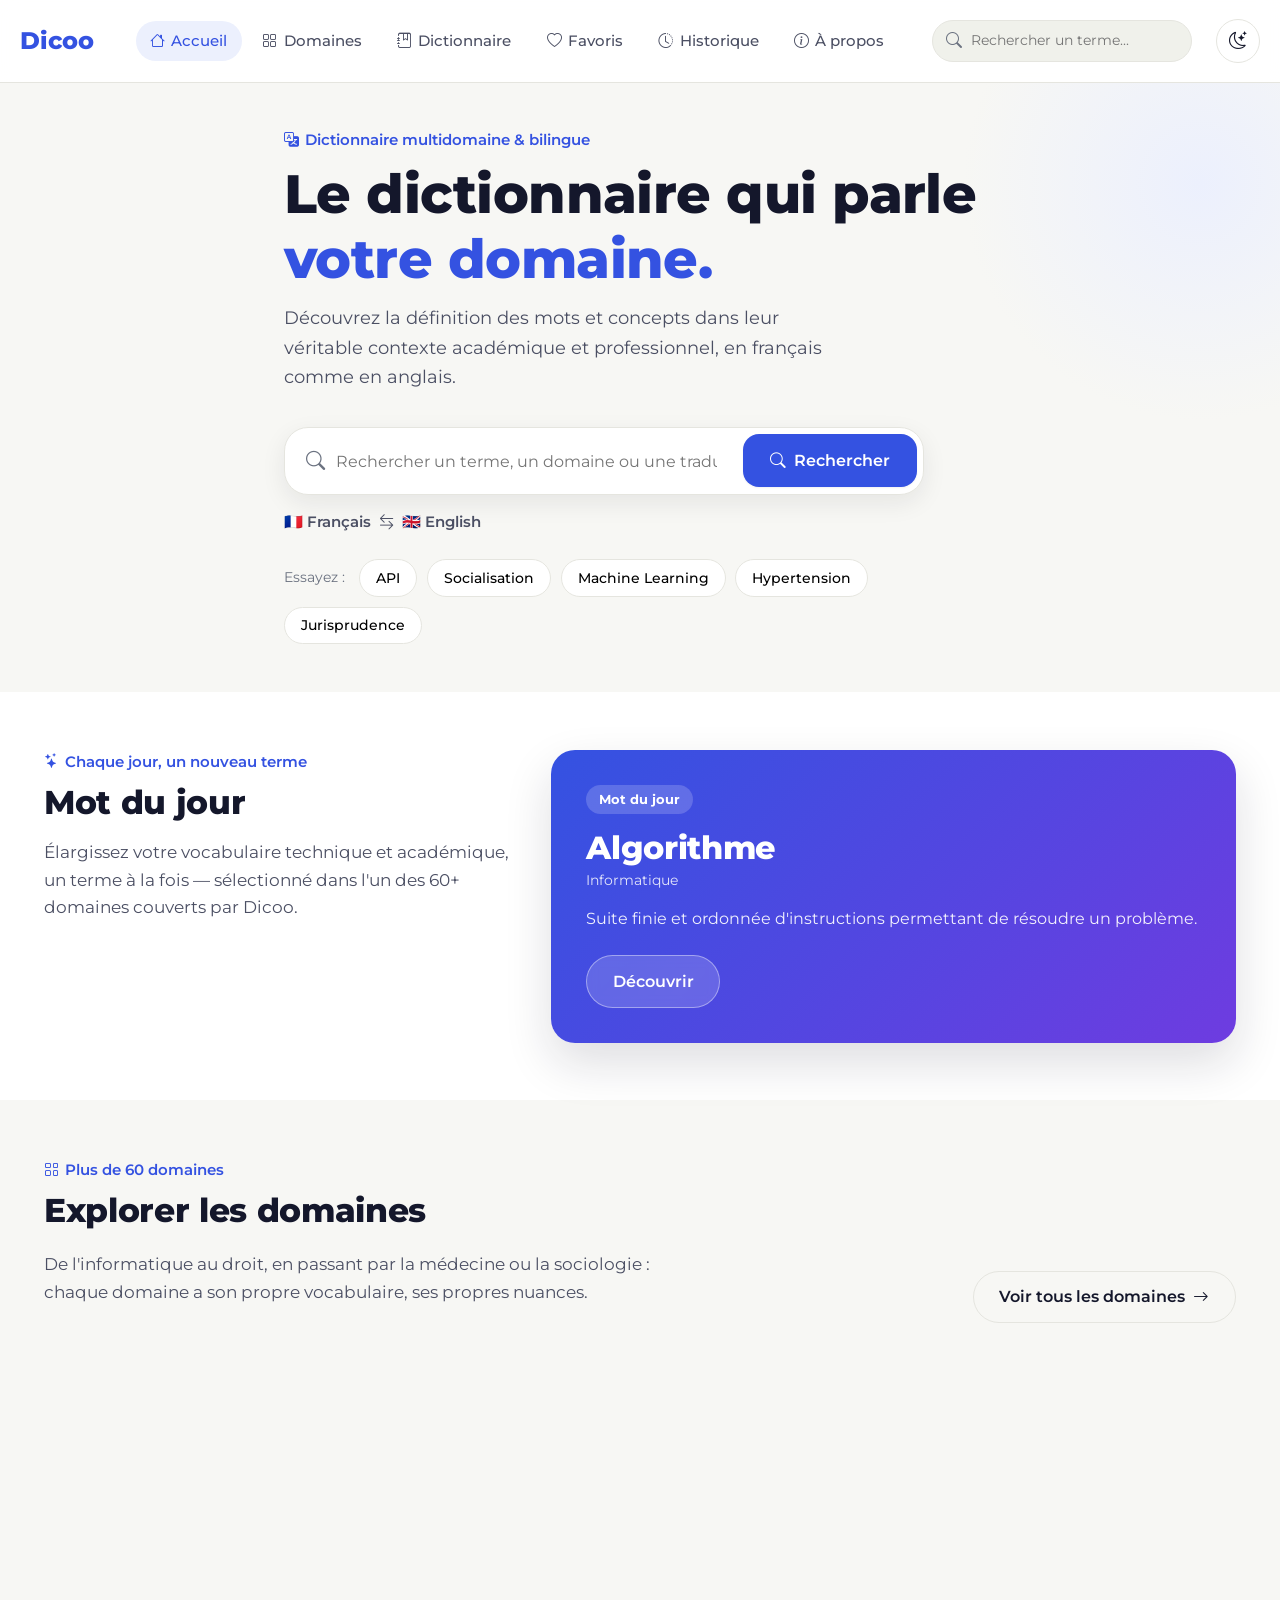
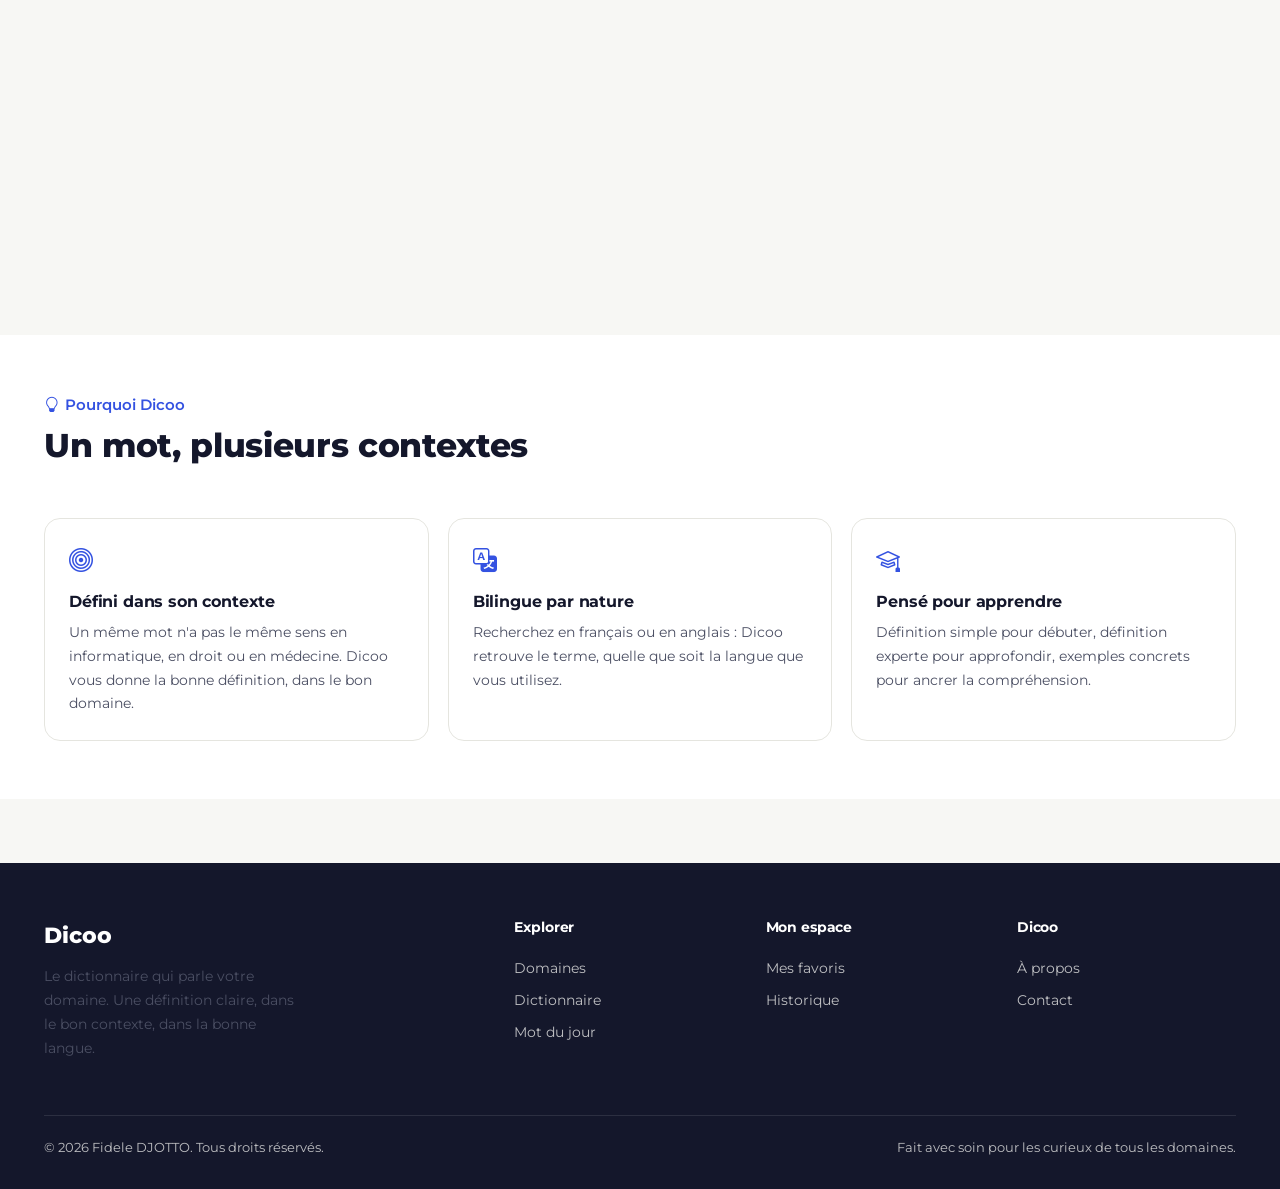
<file: index.html>
<!DOCTYPE html>
<html lang="fr">
<head>
<meta charset="UTF-8">
<meta name="viewport" content="width=device-width, initial-scale=1.0">
<title>Dicoo — Le dictionnaire qui parle votre domaine.</title>
<meta name="description" content="Dicoo est un dictionnaire multidomaine et bilingue (français/anglais) pour étudiants, professionnels, enseignants et chercheurs.">
<link rel="icon" href="data:image/svg+xml,<svg xmlns=%22http://www.w3.org/2000/svg%22 viewBox=%220 0 100 100%22><text y=%22.9em%22 font-size=%2290%22>📘</text></svg>">

<link rel="preconnect" href="https://fonts.googleapis.com">
<link rel="preconnect" href="https://fonts.gstatic.com" crossorigin>
<link href="https://fonts.googleapis.com/css2?family=Montserrat:wght@400;500;600;700;800&display=swap" rel="stylesheet">

<link href="https://cdn.jsdelivr.net/npm/bootstrap@5.3.3/dist/css/bootstrap.min.css" rel="stylesheet">
<link href="https://cdn.jsdelivr.net/npm/bootstrap-icons@1.11.3/font/bootstrap-icons.min.css" rel="stylesheet">

<link rel="stylesheet" href="css/style.css">
<link rel="stylesheet" href="css/responsive.css">
<link rel="stylesheet" href="css/animations.css">
</head>
<body data-page="home">
<header class="site-header">
  <div class="container-dicoo site-header__bar">
    <a href="index.html" class="brand"><span>Dicoo</span><span class="brand__dot"></span></a>

    <nav class="main-nav" aria-label="Navigation principale">
      <a href="index.html" class="is-active" data-nav-link aria-current="page"><i class="bi bi-house"></i> Accueil</a>
<a href="domaines.html" class="" data-nav-link><i class="bi bi-grid"></i> Domaines</a>
<a href="dictionnaire.html" class="" data-nav-link><i class="bi bi-journal-bookmark"></i> Dictionnaire</a>
<a href="favoris.html" class="" data-nav-link><i class="bi bi-heart"></i> Favoris <span class="nav-badge d-none" data-favorites-badge>0</span></a>
<a href="historique.html" class="" data-nav-link><i class="bi bi-clock-history"></i> Historique <span class="nav-badge d-none" data-history-badge>0</span></a>
<a href="a-propos.html" class="" data-nav-link><i class="bi bi-info-circle"></i> À propos</a>

    </nav>

    <div class="header-search">
      <i class="bi bi-search header-search__icon" aria-hidden="true"></i>
      <input type="search" placeholder="Rechercher un terme..." aria-label="Rechercher un terme" data-header-search-input autocomplete="off">
      <div class="suggestions-panel" data-header-search-results role="listbox"></div>
    </div>

    <div class="header-actions">
      <button type="button" class="icon-btn" data-theme-toggle aria-label="Activer le mode sombre">
        <i class="bi bi-moon-stars" aria-hidden="true"></i>
      </button>
      <button type="button" class="menu-toggle" data-menu-toggle aria-label="Ouvrir le menu" aria-expanded="false" aria-controls="mobileMenu">
        <i class="bi bi-list" aria-hidden="true"></i>
      </button>
    </div>
  </div>
</header>

<div class="mobile-menu" id="mobileMenu" data-mobile-menu>
  <div class="mobile-menu__top">
    <a href="index.html" class="brand"><span>Dicoo</span><span class="brand__dot">.</span></a>
    <button type="button" class="icon-btn" data-menu-toggle aria-label="Fermer le menu"><i class="bi bi-x-lg"></i></button>
  </div>
  <nav aria-label="Navigation mobile">
    <a href="index.html" class="is-active" data-nav-link aria-current="page"><i class="bi bi-house"></i> Accueil</a>
<a href="domaines.html" class="" data-nav-link><i class="bi bi-grid"></i> Domaines</a>
<a href="dictionnaire.html" class="" data-nav-link><i class="bi bi-journal-bookmark"></i> Dictionnaire</a>
<a href="favoris.html" class="" data-nav-link><i class="bi bi-heart"></i> Favoris <span class="nav-badge d-none" data-favorites-badge>0</span></a>
<a href="historique.html" class="" data-nav-link><i class="bi bi-clock-history"></i> Historique <span class="nav-badge d-none" data-history-badge>0</span></a>
<a href="a-propos.html" class="" data-nav-link><i class="bi bi-info-circle"></i> À propos</a>

  </nav>
</div>

<main>
  <section class="hero">
    <div class="container-dicoo hero__inner">
      <span class="section-eyebrow"><i class="bi bi-translate"></i> Dictionnaire multidomaine &amp; bilingue</span>
      <h1 class="hero__title">Le dictionnaire qui parle <span class="accent">votre domaine.</span></h1>
      <p class="hero__subtitle">Découvrez la définition des mots et concepts dans leur véritable contexte académique et professionnel, en français comme en anglais.</p>

      <form class="hero-search" role="search">
        <i class="bi bi-search hero-search__icon" aria-hidden="true"></i>
        <input type="search" placeholder="Rechercher un terme, un domaine ou une traduction..." aria-label="Rechercher un terme, un domaine ou une traduction" data-hero-search-input autocomplete="off">
        <div class="suggestions-panel" data-hero-search-results role="listbox"></div>
        <button type="submit" class="btn-dicoo"><i class="bi bi-search"></i> Rechercher</button>
      </form>

      <div class="hero-langs"><span>🇫🇷 Français</span> <i class="bi bi-arrow-left-right"></i> <span>🇬🇧 English</span></div>

      <div class="hero-suggestions">
        <span class="hero-suggestions__label">Essayez :</span>
        <button type="button" class="chip" data-suggestion-chip="API">API</button>
        <button type="button" class="chip" data-suggestion-chip="Socialisation">Socialisation</button>
        <button type="button" class="chip" data-suggestion-chip="Machine Learning">Machine Learning</button>
        <button type="button" class="chip" data-suggestion-chip="Hypertension">Hypertension</button>
        <button type="button" class="chip" data-suggestion-chip="Jurisprudence">Jurisprudence</button>
      </div>
    </div>
  </section>

  <section class="section section--alt">
    <div class="container-dicoo">
      <div class="row g-4 align-items-stretch">
        <div class="col-lg-5" data-reveal>
          <span class="section-eyebrow"><i class="bi bi-stars"></i> Chaque jour, un nouveau terme</span>
          <h2 class="section-title mb-3">Mot du jour</h2>
          <p class="section-lede">Élargissez votre vocabulaire technique et académique, un terme à la fois — sélectionné dans l'un des 60+ domaines couverts par Dicoo.</p>
        </div>
        <div class="col-lg-7">
          <div class="word-of-day" data-word-of-day></div>
        </div>
      </div>
    </div>
  </section>

  <section class="section">
    <div class="container-dicoo">
      <div class="section-head">
        <div>
          <span class="section-eyebrow"><i class="bi bi-grid"></i> Plus de 60 domaines</span>
          <h2 class="section-title">Explorer les domaines</h2>
          <p class="section-lede">De l'informatique au droit, en passant par la médecine ou la sociologie : chaque domaine a son propre vocabulaire, ses propres nuances.</p>
        </div>
        <a href="domaines.html" class="btn-dicoo-outline">Voir tous les domaines <i class="bi bi-arrow-right"></i></a>
      </div>
      <div class="domains-grid" data-domains-preview></div>
    </div>
  </section>

  <section class="section section--alt">
    <div class="container-dicoo">
      <div class="section-head">
        <div>
          <span class="section-eyebrow"><i class="bi bi-lightbulb"></i> Pourquoi Dicoo</span>
          <h2 class="section-title">Un mot, plusieurs contextes</h2>
        </div>
      </div>
      <div class="value-grid">
        <div class="value-card" data-reveal>
          <i class="bi bi-bullseye" aria-hidden="true"></i>
          <h3>Défini dans son contexte</h3>
          <p>Un même mot n'a pas le même sens en informatique, en droit ou en médecine. Dicoo vous donne la bonne définition, dans le bon domaine.</p>
        </div>
        <div class="value-card" data-reveal>
          <i class="bi bi-translate" aria-hidden="true"></i>
          <h3>Bilingue par nature</h3>
          <p>Recherchez en français ou en anglais : Dicoo retrouve le terme, quelle que soit la langue que vous utilisez.</p>
        </div>
        <div class="value-card" data-reveal>
          <i class="bi bi-mortarboard" aria-hidden="true"></i>
          <h3>Pensé pour apprendre</h3>
          <p>Définition simple pour débuter, définition experte pour approfondir, exemples concrets pour ancrer la compréhension.</p>
        </div>
      </div>
    </div>
  </section>
</main>
<footer class="site-footer">
  <div class="container-dicoo">
    <div class="footer-grid">
      <div>
        <div class="footer-brand">Dicoo</div>
        <p class="footer-tagline">Le dictionnaire qui parle votre domaine. Une définition claire, dans le bon contexte, dans la bonne langue.</p>
      </div>
      <div class="footer-col">
        <h4>Explorer</h4>
        <a href="domaines.html">Domaines</a>
        <a href="dictionnaire.html">Dictionnaire</a>
        <a href="index.html">Mot du jour</a>
      </div>
      <div class="footer-col">
        <h4>Mon espace</h4>
        <a href="favoris.html">Mes favoris</a>
        <a href="historique.html">Historique</a>
      </div>
      <div class="footer-col">
        <h4>Dicoo</h4>
        <a href="a-propos.html">À propos</a>
        <a href="#">Contact</a>
      </div>
    </div>
    <div class="footer-bottom">
      <span>&copy; 2026 Fidele DJOTTO. Tous droits réservés.</span>
      <span>Fait avec soin pour les curieux de tous les domaines.</span>
    </div>
  </div>
</footer>
<script src="js/data.js"></script>
<script src="js/search.js"></script>
<script src="js/favorites.js"></script>
<script src="js/history.js"></script>
<script src="js/ui.js"></script>
<script src="js/dictionary.js"></script>
<script src="js/app.js"></script>

</body>
</html>
</file>
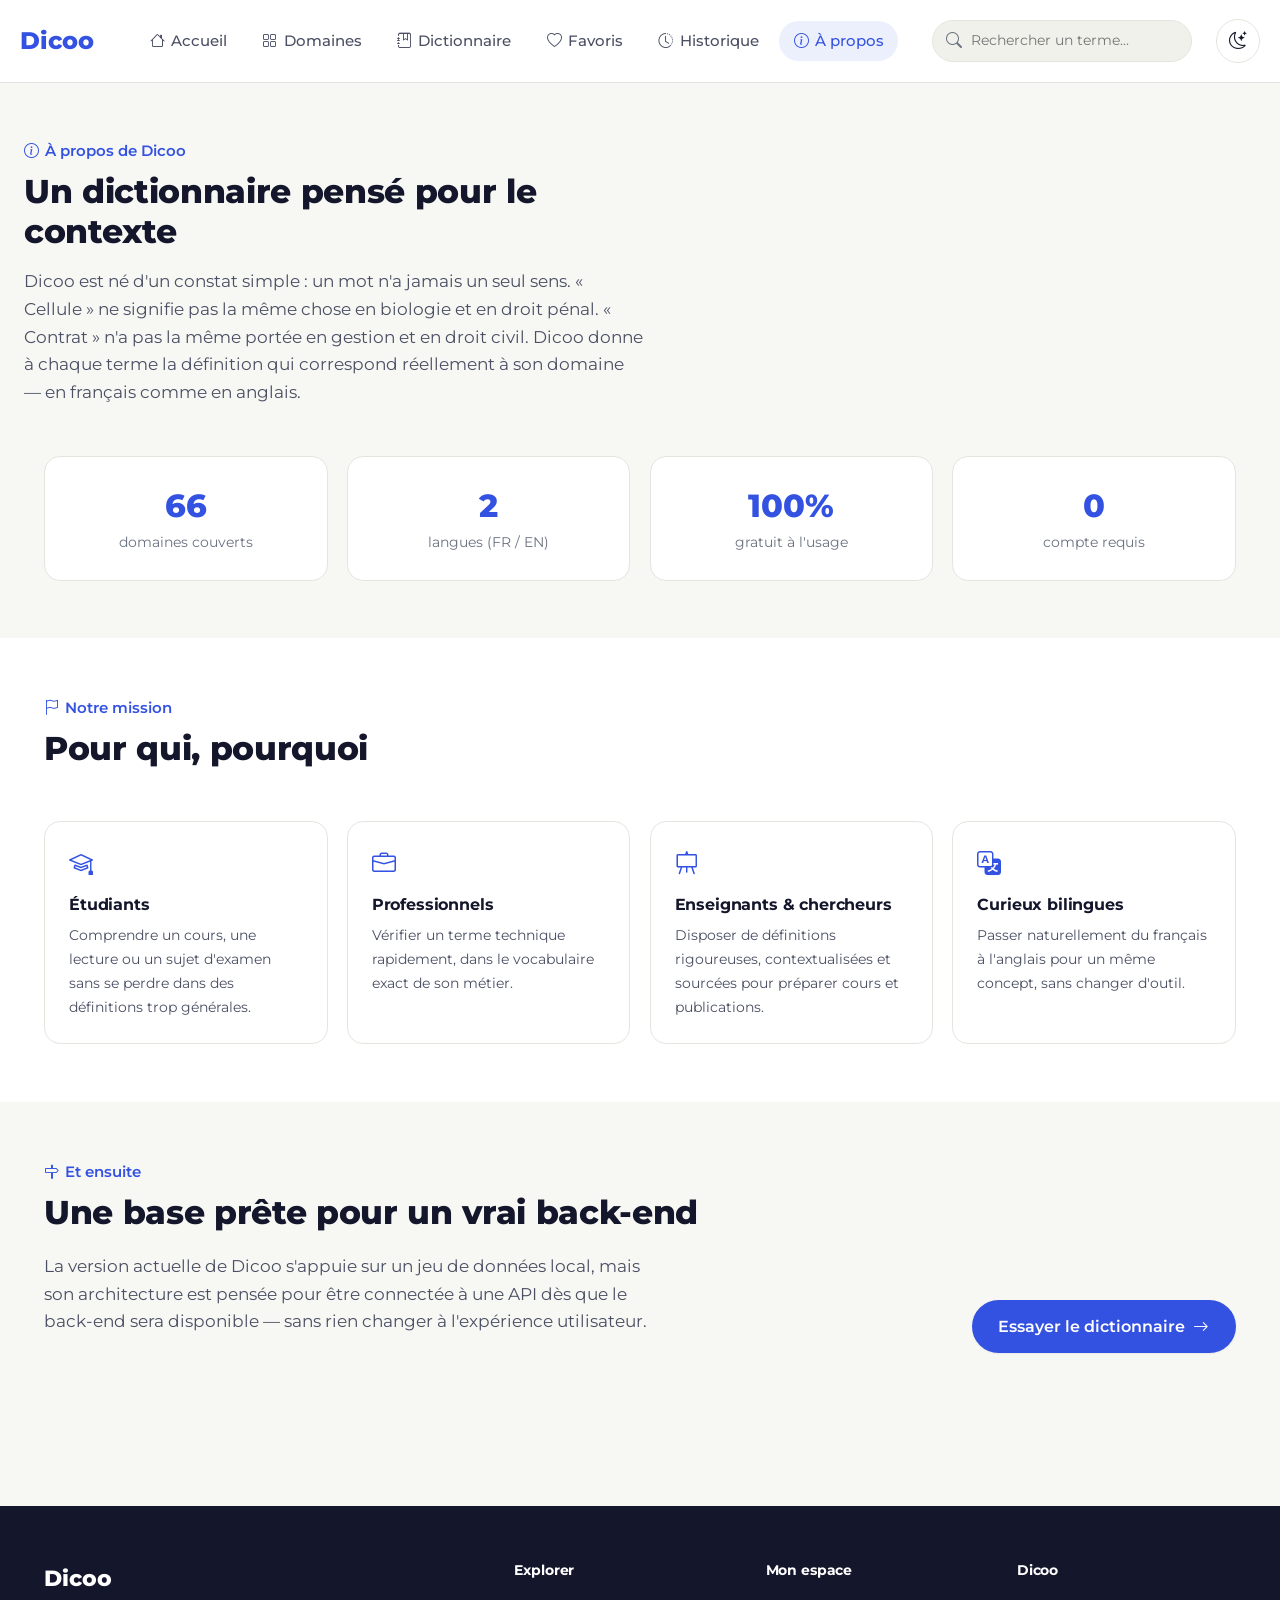
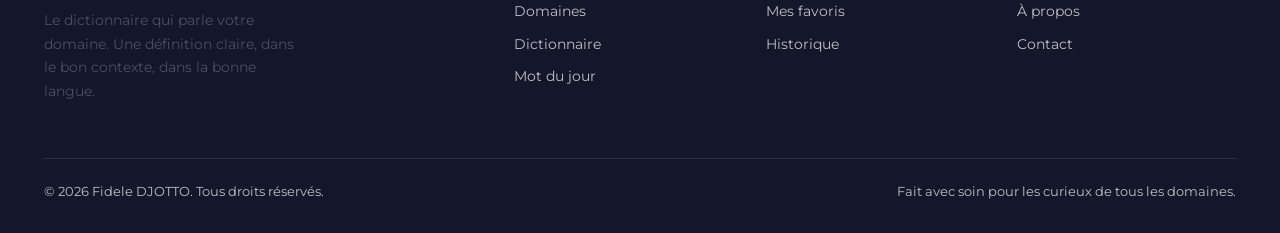
<file: a-propos.html>
<!DOCTYPE html>
<html lang="fr">
<head>
<meta charset="UTF-8">
<meta name="viewport" content="width=device-width, initial-scale=1.0">
<title>À propos — Dicoo</title>
<meta name="description" content="Découvrez la mission de Dicoo, le dictionnaire multidomaine et bilingue pensé pour donner du contexte à chaque mot.">
<link rel="icon" href="data:image/svg+xml,<svg xmlns=%22http://www.w3.org/2000/svg%22 viewBox=%220 0 100 100%22><text y=%22.9em%22 font-size=%2290%22>📘</text></svg>">

<link rel="preconnect" href="https://fonts.googleapis.com">
<link rel="preconnect" href="https://fonts.gstatic.com" crossorigin>
<link href="https://fonts.googleapis.com/css2?family=Montserrat:wght@400;500;600;700;800&display=swap" rel="stylesheet">

<link href="https://cdn.jsdelivr.net/npm/bootstrap@5.3.3/dist/css/bootstrap.min.css" rel="stylesheet">
<link href="https://cdn.jsdelivr.net/npm/bootstrap-icons@1.11.3/font/bootstrap-icons.min.css" rel="stylesheet">

<link rel="stylesheet" href="css/style.css">
<link rel="stylesheet" href="css/responsive.css">
<link rel="stylesheet" href="css/animations.css">
</head>
<body data-page="a-propos">
<header class="site-header">
  <div class="container-dicoo site-header__bar">
    <a href="index.html" class="brand"><span>Dicoo</span><span class="brand__dot"></span></a>

    <nav class="main-nav" aria-label="Navigation principale">
      <a href="index.html" class="" data-nav-link><i class="bi bi-house"></i> Accueil</a>
<a href="domaines.html" class="" data-nav-link><i class="bi bi-grid"></i> Domaines</a>
<a href="dictionnaire.html" class="" data-nav-link><i class="bi bi-journal-bookmark"></i> Dictionnaire</a>
<a href="favoris.html" class="" data-nav-link><i class="bi bi-heart"></i> Favoris <span class="nav-badge d-none" data-favorites-badge>0</span></a>
<a href="historique.html" class="" data-nav-link><i class="bi bi-clock-history"></i> Historique <span class="nav-badge d-none" data-history-badge>0</span></a>
<a href="a-propos.html" class="is-active" data-nav-link aria-current="page"><i class="bi bi-info-circle"></i> À propos</a>

    </nav>

    <div class="header-search">
      <i class="bi bi-search header-search__icon" aria-hidden="true"></i>
      <input type="search" placeholder="Rechercher un terme..." aria-label="Rechercher un terme" data-header-search-input autocomplete="off">
      <div class="suggestions-panel" data-header-search-results role="listbox"></div>
    </div>

    <div class="header-actions">
      <button type="button" class="icon-btn" data-theme-toggle aria-label="Activer le mode sombre">
        <i class="bi bi-moon-stars" aria-hidden="true"></i>
      </button>
      <button type="button" class="menu-toggle" data-menu-toggle aria-label="Ouvrir le menu" aria-expanded="false" aria-controls="mobileMenu">
        <i class="bi bi-list" aria-hidden="true"></i>
      </button>
    </div>
  </div>
</header>

<div class="mobile-menu" id="mobileMenu" data-mobile-menu>
  <div class="mobile-menu__top">
    <a href="index.html" class="brand"><span>Dicoo</span><span class="brand__dot">.</span></a>
    <button type="button" class="icon-btn" data-menu-toggle aria-label="Fermer le menu"><i class="bi bi-x-lg"></i></button>
  </div>
  <nav aria-label="Navigation mobile">
    <a href="index.html" class="" data-nav-link><i class="bi bi-house"></i> Accueil</a>
<a href="domaines.html" class="" data-nav-link><i class="bi bi-grid"></i> Domaines</a>
<a href="dictionnaire.html" class="" data-nav-link><i class="bi bi-journal-bookmark"></i> Dictionnaire</a>
<a href="favoris.html" class="" data-nav-link><i class="bi bi-heart"></i> Favoris <span class="nav-badge d-none" data-favorites-badge>0</span></a>
<a href="historique.html" class="" data-nav-link><i class="bi bi-clock-history"></i> Historique <span class="nav-badge d-none" data-history-badge>0</span></a>
<a href="a-propos.html" class="is-active" data-nav-link aria-current="page"><i class="bi bi-info-circle"></i> À propos</a>

  </nav>
</div>

<main>
  <section class="about-hero page-header">
    <div class="container-dicoo">
      <span class="section-eyebrow"><i class="bi bi-info-circle"></i> À propos de Dicoo</span>
      <h1 class="section-title mb-3">Un dictionnaire pensé pour le contexte</h1>
      <p class="section-lede">Dicoo est né d'un constat simple : un mot n'a jamais un seul sens. « Cellule » ne signifie pas la même chose en biologie et en droit pénal. « Contrat » n'a pas la même portée en gestion et en droit civil. Dicoo donne à chaque terme la définition qui correspond réellement à son domaine — en français comme en anglais.</p>
    </div>
  </section>

  <section class="section pt-0">
    <div class="container-dicoo">
      <div class="stat-row">
        <div class="stat-item" data-reveal><strong>66</strong><span>domaines couverts</span></div>
        <div class="stat-item" data-reveal><strong>2</strong><span>langues (FR / EN)</span></div>
        <div class="stat-item" data-reveal><strong>100%</strong><span>gratuit à l'usage</span></div>
        <div class="stat-item" data-reveal><strong>0</strong><span>compte requis</span></div>
      </div>
    </div>
  </section>

  <section class="section section--alt">
    <div class="container-dicoo">
      <div class="section-head">
        <div>
          <span class="section-eyebrow"><i class="bi bi-flag"></i> Notre mission</span>
          <h2 class="section-title">Pour qui, pourquoi</h2>
        </div>
      </div>
      <div class="value-grid">
        <div class="value-card" data-reveal>
          <i class="bi bi-mortarboard" aria-hidden="true"></i>
          <h3>Étudiants</h3>
          <p>Comprendre un cours, une lecture ou un sujet d'examen sans se perdre dans des définitions trop générales.</p>
        </div>
        <div class="value-card" data-reveal>
          <i class="bi bi-briefcase" aria-hidden="true"></i>
          <h3>Professionnels</h3>
          <p>Vérifier un terme technique rapidement, dans le vocabulaire exact de son métier.</p>
        </div>
        <div class="value-card" data-reveal>
          <i class="bi bi-easel" aria-hidden="true"></i>
          <h3>Enseignants &amp; chercheurs</h3>
          <p>Disposer de définitions rigoureuses, contextualisées et sourcées pour préparer cours et publications.</p>
        </div>
        <div class="value-card" data-reveal>
          <i class="bi bi-translate" aria-hidden="true"></i>
          <h3>Curieux bilingues</h3>
          <p>Passer naturellement du français à l'anglais pour un même concept, sans changer d'outil.</p>
        </div>
      </div>
    </div>
  </section>

  <section class="section">
    <div class="container-dicoo">
      <div class="section-head">
        <div>
          <span class="section-eyebrow"><i class="bi bi-signpost"></i> Et ensuite</span>
          <h2 class="section-title">Une base prête pour un vrai back-end</h2>
          <p class="section-lede">La version actuelle de Dicoo s'appuie sur un jeu de données local, mais son architecture est pensée pour être connectée à une API dès que le back-end sera disponible — sans rien changer à l'expérience utilisateur.</p>
        </div>
        <a href="dictionnaire.html" class="btn-dicoo">Essayer le dictionnaire <i class="bi bi-arrow-right"></i></a>
      </div>
    </div>
  </section>
</main>
<footer class="site-footer">
  <div class="container-dicoo">
    <div class="footer-grid">
      <div>
        <div class="footer-brand">Dicoo</div>
        <p class="footer-tagline">Le dictionnaire qui parle votre domaine. Une définition claire, dans le bon contexte, dans la bonne langue.</p>
      </div>
      <div class="footer-col">
        <h4>Explorer</h4>
        <a href="domaines.html">Domaines</a>
        <a href="dictionnaire.html">Dictionnaire</a>
        <a href="index.html">Mot du jour</a>
      </div>
      <div class="footer-col">
        <h4>Mon espace</h4>
        <a href="favoris.html">Mes favoris</a>
        <a href="historique.html">Historique</a>
      </div>
      <div class="footer-col">
        <h4>Dicoo</h4>
        <a href="a-propos.html">À propos</a>
        <a href="#">Contact</a>
      </div>
    </div>
    <div class="footer-bottom">
      <span>&copy; 2026 Fidele DJOTTO. Tous droits réservés.</span>
      <span>Fait avec soin pour les curieux de tous les domaines.</span>
    </div>
  </div>
</footer>
<script src="js/data.js"></script>
<script src="js/search.js"></script>
<script src="js/favorites.js"></script>
<script src="js/history.js"></script>
<script src="js/ui.js"></script>
<script src="js/dictionary.js"></script>
<script src="js/app.js"></script>

</body>
</html>
</file>
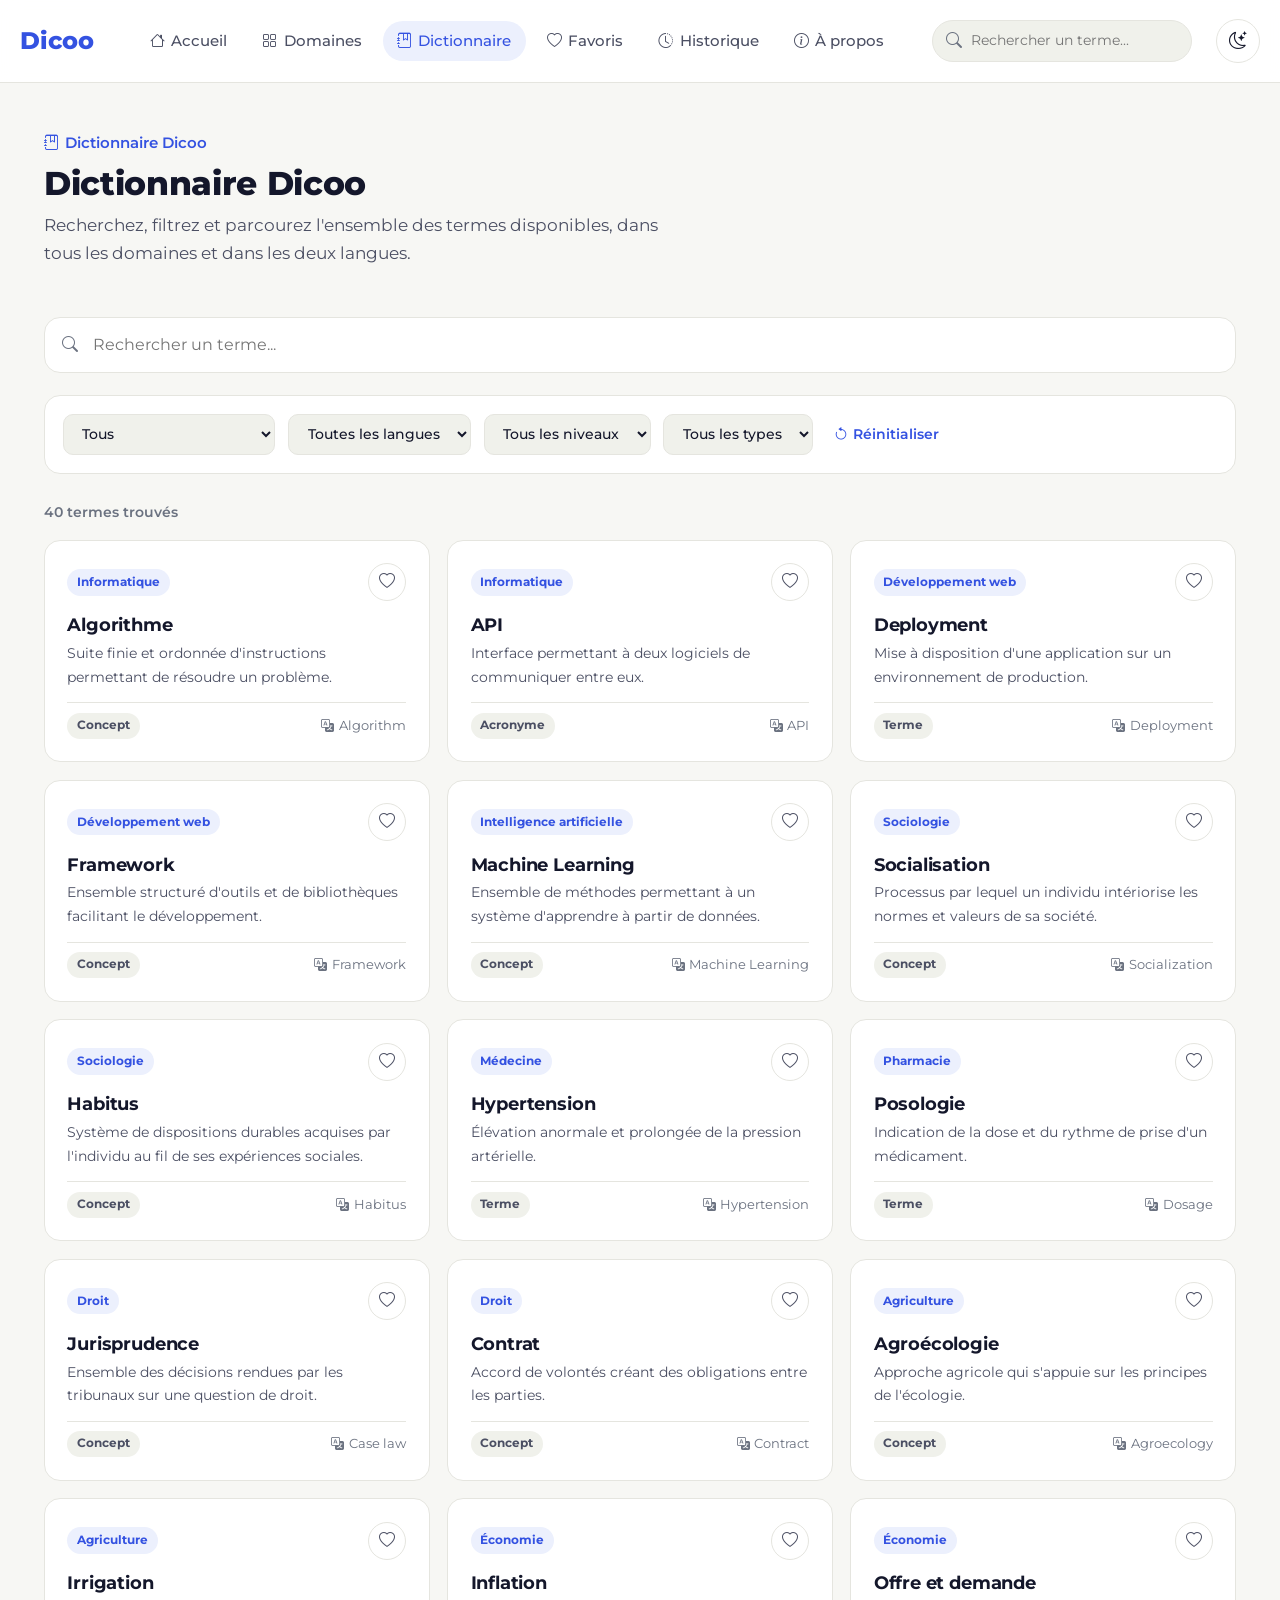
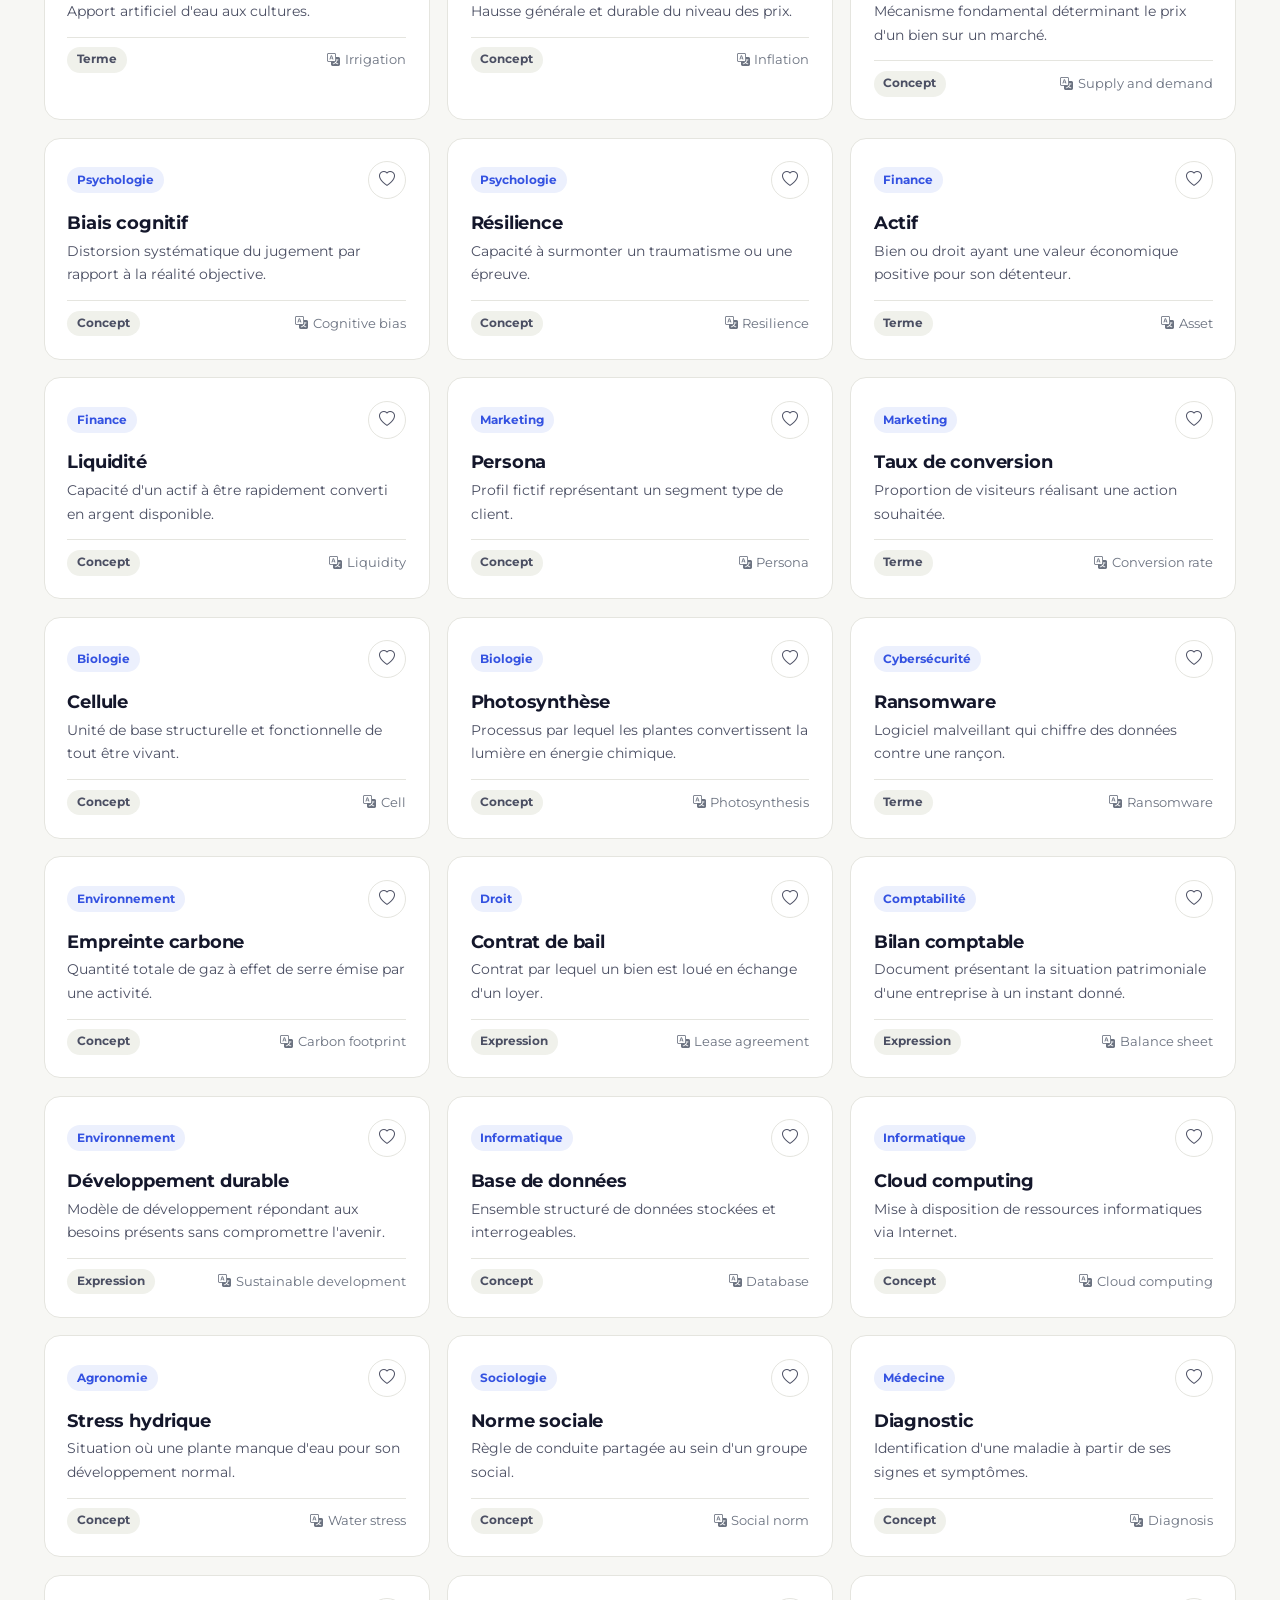
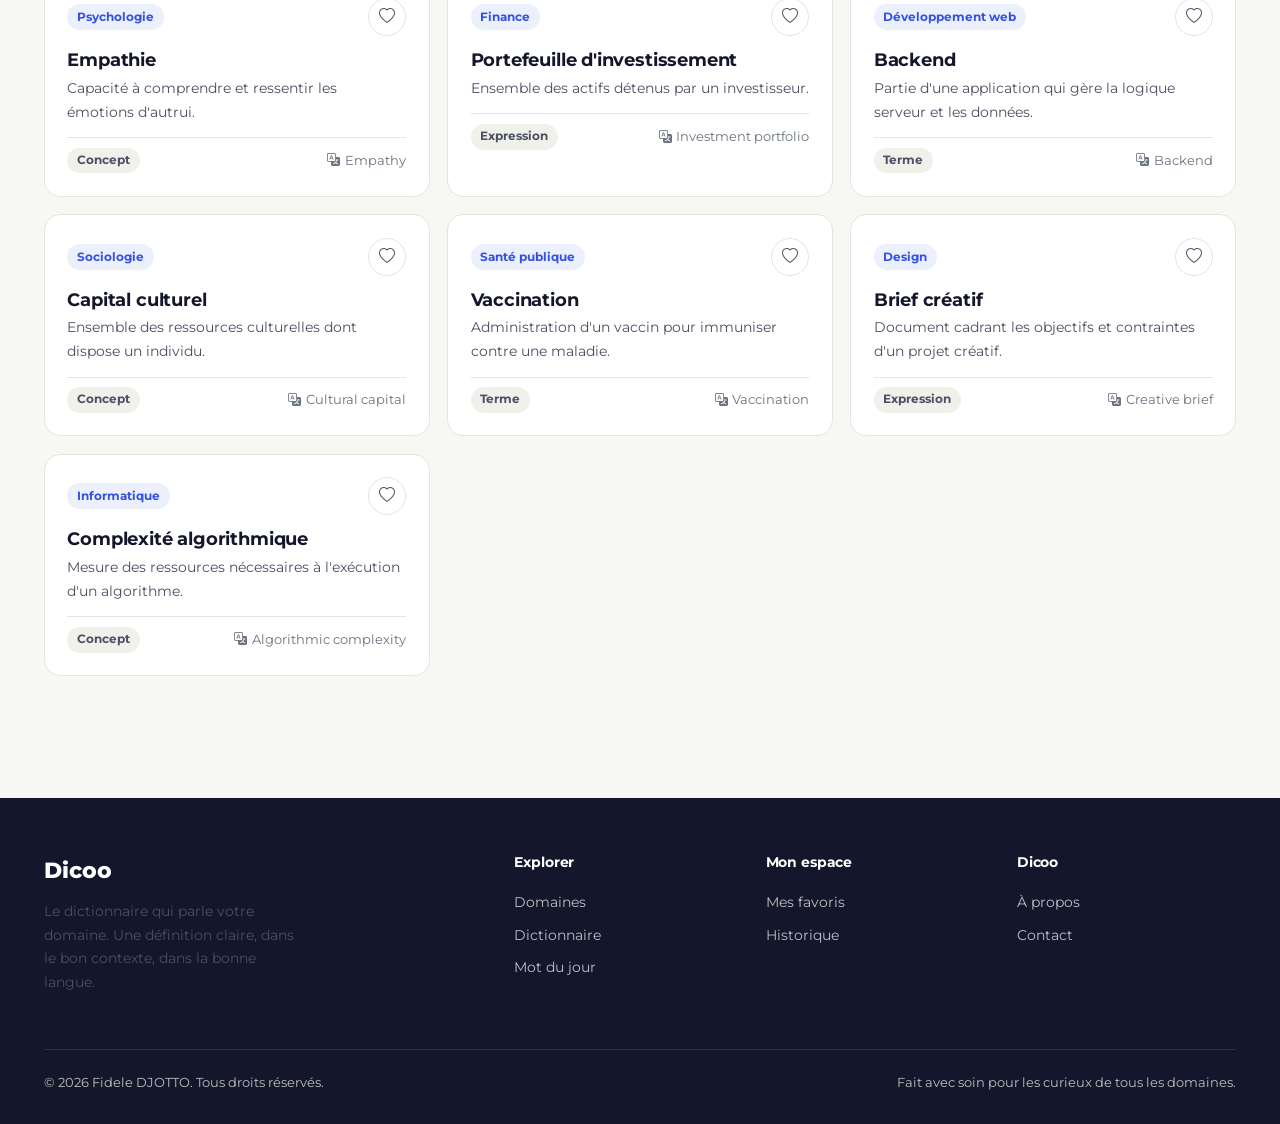
<file: dictionnaire.html>
<!DOCTYPE html>
<html lang="fr">
<head>
<meta charset="UTF-8">
<meta name="viewport" content="width=device-width, initial-scale=1.0">
<title>Dictionnaire — Dicoo</title>
<meta name="description" content="Recherchez et filtrez les termes du dictionnaire Dicoo par domaine, langue, niveau et type.">
<link rel="icon" href="data:image/svg+xml,<svg xmlns=%22http://www.w3.org/2000/svg%22 viewBox=%220 0 100 100%22><text y=%22.9em%22 font-size=%2290%22>📘</text></svg>">

<link rel="preconnect" href="https://fonts.googleapis.com">
<link rel="preconnect" href="https://fonts.gstatic.com" crossorigin>
<link href="https://fonts.googleapis.com/css2?family=Montserrat:wght@400;500;600;700;800&display=swap" rel="stylesheet">

<link href="https://cdn.jsdelivr.net/npm/bootstrap@5.3.3/dist/css/bootstrap.min.css" rel="stylesheet">
<link href="https://cdn.jsdelivr.net/npm/bootstrap-icons@1.11.3/font/bootstrap-icons.min.css" rel="stylesheet">

<link rel="stylesheet" href="css/style.css">
<link rel="stylesheet" href="css/responsive.css">
<link rel="stylesheet" href="css/animations.css">
</head>
<body data-page="dictionnaire">
<header class="site-header">
  <div class="container-dicoo site-header__bar">
    <a href="index.html" class="brand"><span>Dicoo</span><span class="brand__dot"></span></a>

    <nav class="main-nav" aria-label="Navigation principale">
      <a href="index.html" class="" data-nav-link><i class="bi bi-house"></i> Accueil</a>
<a href="domaines.html" class="" data-nav-link><i class="bi bi-grid"></i> Domaines</a>
<a href="dictionnaire.html" class="is-active" data-nav-link aria-current="page"><i class="bi bi-journal-bookmark"></i> Dictionnaire</a>
<a href="favoris.html" class="" data-nav-link><i class="bi bi-heart"></i> Favoris <span class="nav-badge d-none" data-favorites-badge>0</span></a>
<a href="historique.html" class="" data-nav-link><i class="bi bi-clock-history"></i> Historique <span class="nav-badge d-none" data-history-badge>0</span></a>
<a href="a-propos.html" class="" data-nav-link><i class="bi bi-info-circle"></i> À propos</a>

    </nav>

    <div class="header-search">
      <i class="bi bi-search header-search__icon" aria-hidden="true"></i>
      <input type="search" placeholder="Rechercher un terme..." aria-label="Rechercher un terme" data-header-search-input autocomplete="off">
      <div class="suggestions-panel" data-header-search-results role="listbox"></div>
    </div>

    <div class="header-actions">
      <button type="button" class="icon-btn" data-theme-toggle aria-label="Activer le mode sombre">
        <i class="bi bi-moon-stars" aria-hidden="true"></i>
      </button>
      <button type="button" class="menu-toggle" data-menu-toggle aria-label="Ouvrir le menu" aria-expanded="false" aria-controls="mobileMenu">
        <i class="bi bi-list" aria-hidden="true"></i>
      </button>
    </div>
  </div>
</header>

<div class="mobile-menu" id="mobileMenu" data-mobile-menu>
  <div class="mobile-menu__top">
    <a href="index.html" class="brand"><span>Dicoo</span><span class="brand__dot">.</span></a>
    <button type="button" class="icon-btn" data-menu-toggle aria-label="Fermer le menu"><i class="bi bi-x-lg"></i></button>
  </div>
  <nav aria-label="Navigation mobile">
    <a href="index.html" class="" data-nav-link><i class="bi bi-house"></i> Accueil</a>
<a href="domaines.html" class="" data-nav-link><i class="bi bi-grid"></i> Domaines</a>
<a href="dictionnaire.html" class="is-active" data-nav-link aria-current="page"><i class="bi bi-journal-bookmark"></i> Dictionnaire</a>
<a href="favoris.html" class="" data-nav-link><i class="bi bi-heart"></i> Favoris <span class="nav-badge d-none" data-favorites-badge>0</span></a>
<a href="historique.html" class="" data-nav-link><i class="bi bi-clock-history"></i> Historique <span class="nav-badge d-none" data-history-badge>0</span></a>
<a href="a-propos.html" class="" data-nav-link><i class="bi bi-info-circle"></i> À propos</a>

  </nav>
</div>

<main>
  <section class="page-header">
    <div class="container-dicoo">
      <span class="section-eyebrow"><i class="bi bi-journal-bookmark"></i> Dictionnaire Dicoo</span>
      <h1 class="section-title mb-2">Dictionnaire Dicoo</h1>
      <p class="section-lede">Recherchez, filtrez et parcourez l'ensemble des termes disponibles, dans tous les domaines et dans les deux langues.</p>
    </div>
  </section>

  <section class="section pt-0">
    <div class="container-dicoo">
      <div class="dictionary-search-bar">
        <i class="bi bi-search" aria-hidden="true"></i>
        <input type="search" placeholder="Rechercher un terme..." aria-label="Rechercher un terme" data-dictionary-search autocomplete="off">
      </div>

      <div class="filters-bar">
        <label class="visually-hidden" for="filterDomain">Domaine</label>
        <select id="filterDomain" data-filter-domain aria-label="Filtrer par domaine">
          <option value="all">Tous les domaines</option>
        </select>

        <label class="visually-hidden" for="filterLang">Langue</label>
        <select id="filterLang" data-filter-lang aria-label="Filtrer par langue">
          <option value="all">Toutes les langues</option>
          <option value="fr">Français</option>
          <option value="en">English</option>
        </select>

        <label class="visually-hidden" for="filterLevel">Niveau</label>
        <select id="filterLevel" data-filter-level aria-label="Filtrer par niveau">
          <option value="all">Tous les niveaux</option>
          <option value="Débutant">Débutant</option>
          <option value="Intermédiaire">Intermédiaire</option>
          <option value="Avancé">Avancé</option>
        </select>

        <label class="visually-hidden" for="filterType">Type</label>
        <select id="filterType" data-filter-type aria-label="Filtrer par type">
          <option value="all">Tous les types</option>
          <option value="Terme">Terme</option>
          <option value="Concept">Concept</option>
          <option value="Expression">Expression</option>
          <option value="Acronyme">Acronyme</option>
        </select>

        <button type="button" class="filters-reset" data-filters-reset><i class="bi bi-arrow-counterclockwise"></i> Réinitialiser</button>
      </div>

      <div class="section-head" style="margin-bottom:1rem;">
        <span class="results-count" data-results-count></span>
      </div>

      <div class="terms-grid" data-dictionary-results></div>
    </div>
  </section>
</main>
<footer class="site-footer">
  <div class="container-dicoo">
    <div class="footer-grid">
      <div>
        <div class="footer-brand">Dicoo</div>
        <p class="footer-tagline">Le dictionnaire qui parle votre domaine. Une définition claire, dans le bon contexte, dans la bonne langue.</p>
      </div>
      <div class="footer-col">
        <h4>Explorer</h4>
        <a href="domaines.html">Domaines</a>
        <a href="dictionnaire.html">Dictionnaire</a>
        <a href="index.html">Mot du jour</a>
      </div>
      <div class="footer-col">
        <h4>Mon espace</h4>
        <a href="favoris.html">Mes favoris</a>
        <a href="historique.html">Historique</a>
      </div>
      <div class="footer-col">
        <h4>Dicoo</h4>
        <a href="a-propos.html">À propos</a>
        <a href="#">Contact</a>
      </div>
    </div>
    <div class="footer-bottom">
      <span>&copy; 2026 Fidele DJOTTO. Tous droits réservés.</span>
      <span>Fait avec soin pour les curieux de tous les domaines.</span>
    </div>
  </div>
</footer>
<script src="js/data.js"></script>
<script src="js/search.js"></script>
<script src="js/favorites.js"></script>
<script src="js/history.js"></script>
<script src="js/ui.js"></script>
<script src="js/dictionary.js"></script>
<script src="js/app.js"></script>

</body>
</html>
</file>
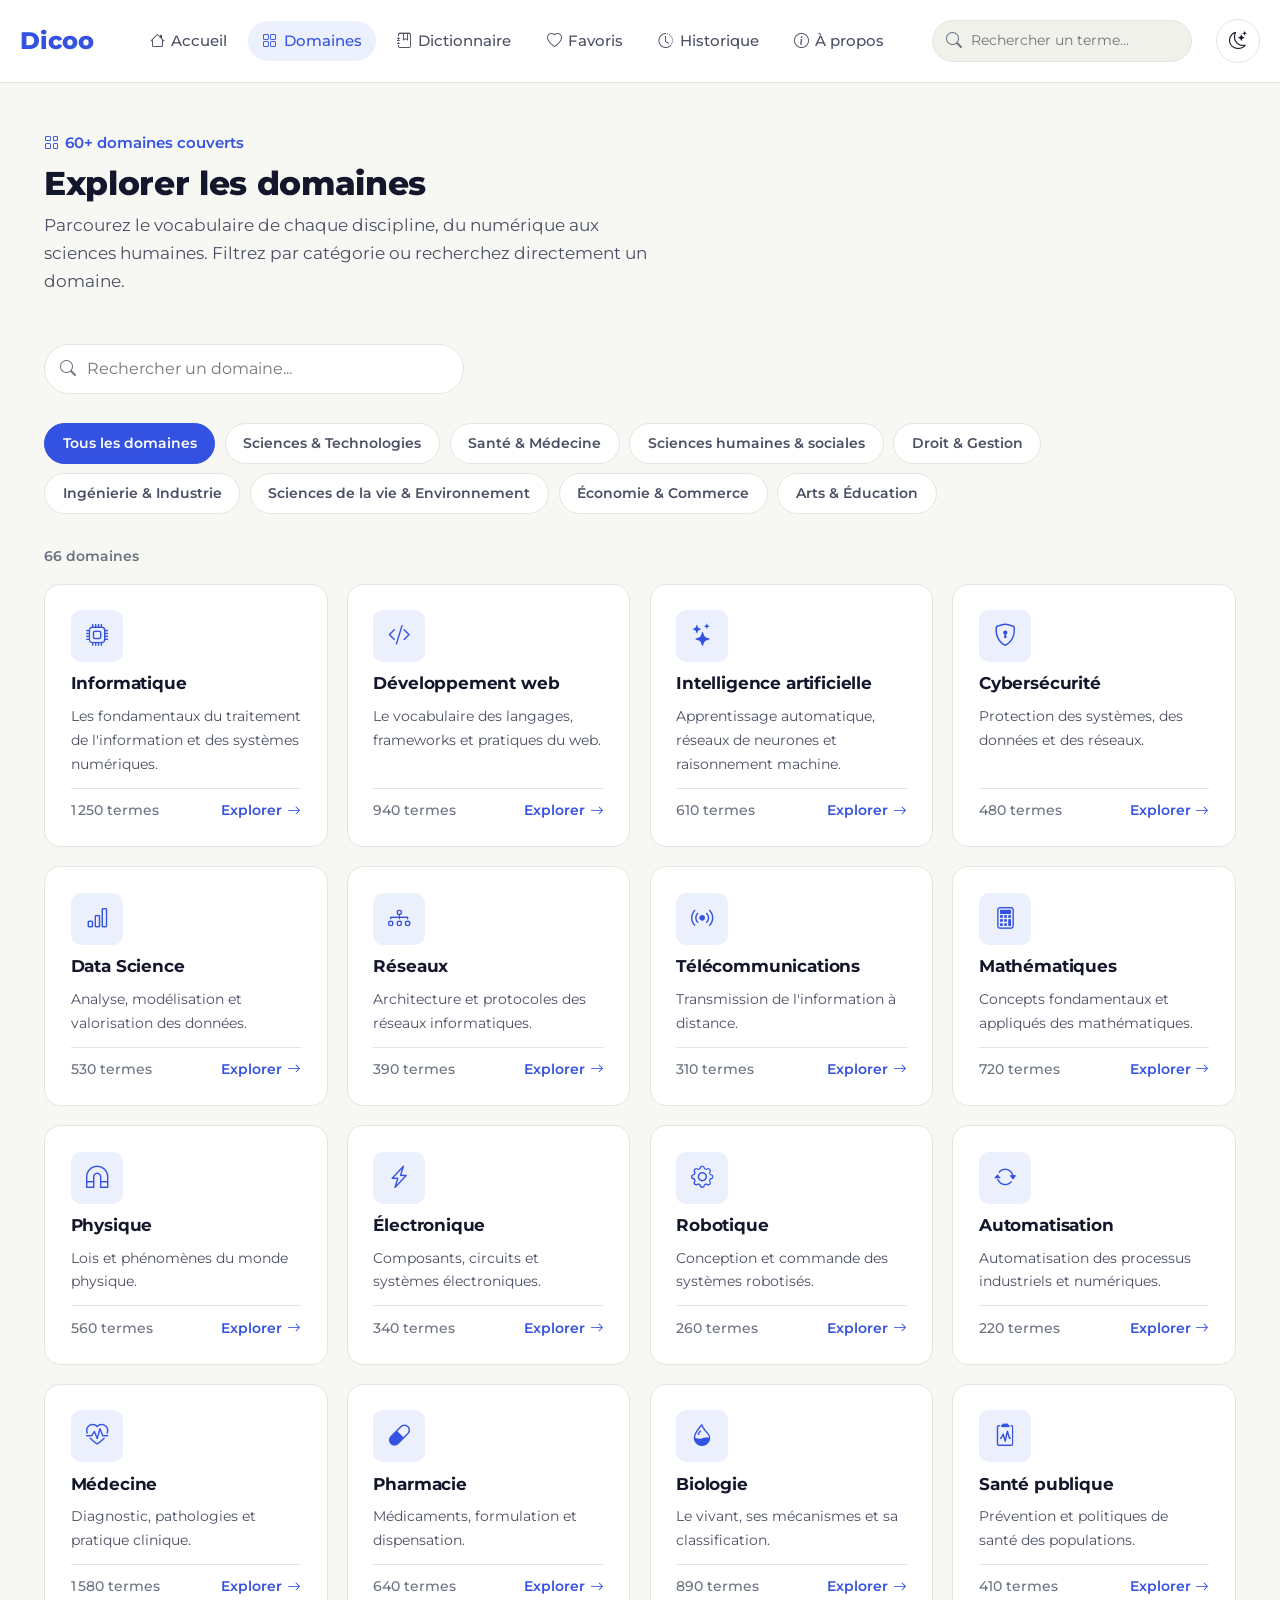
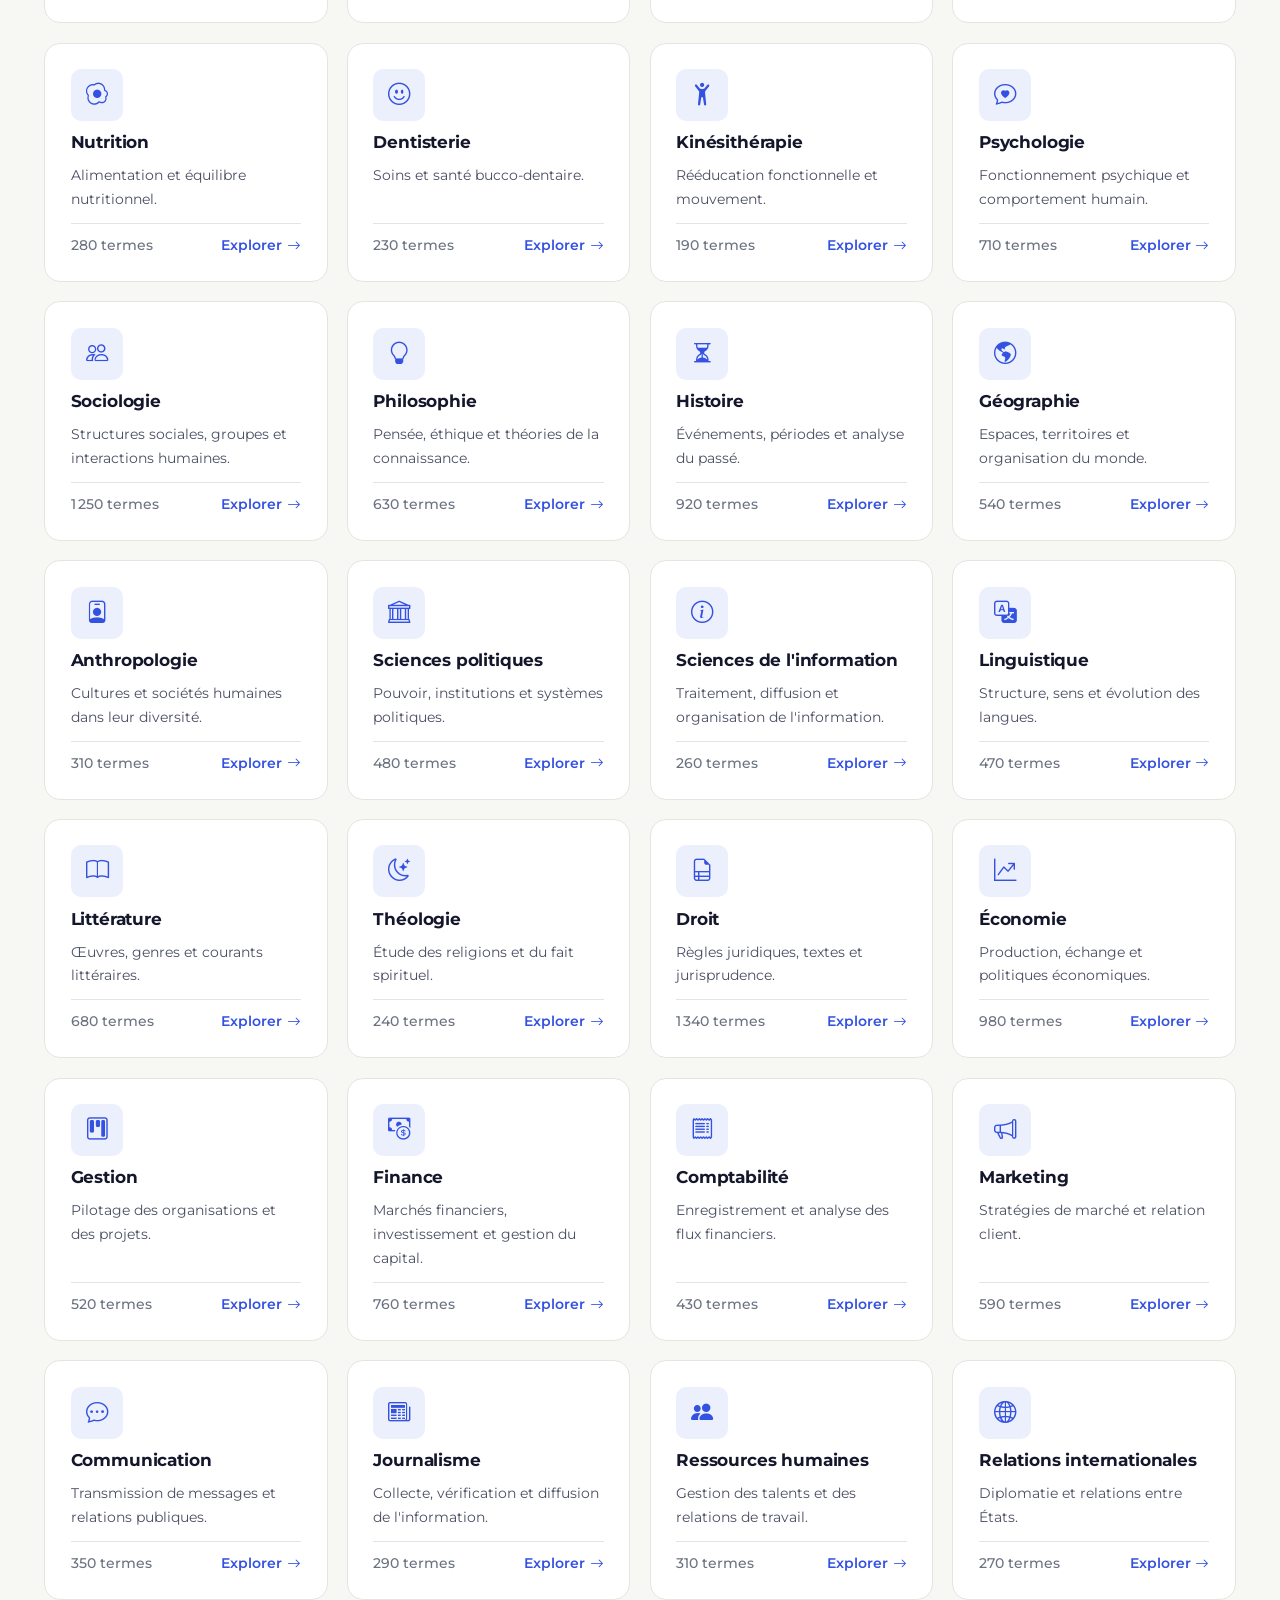
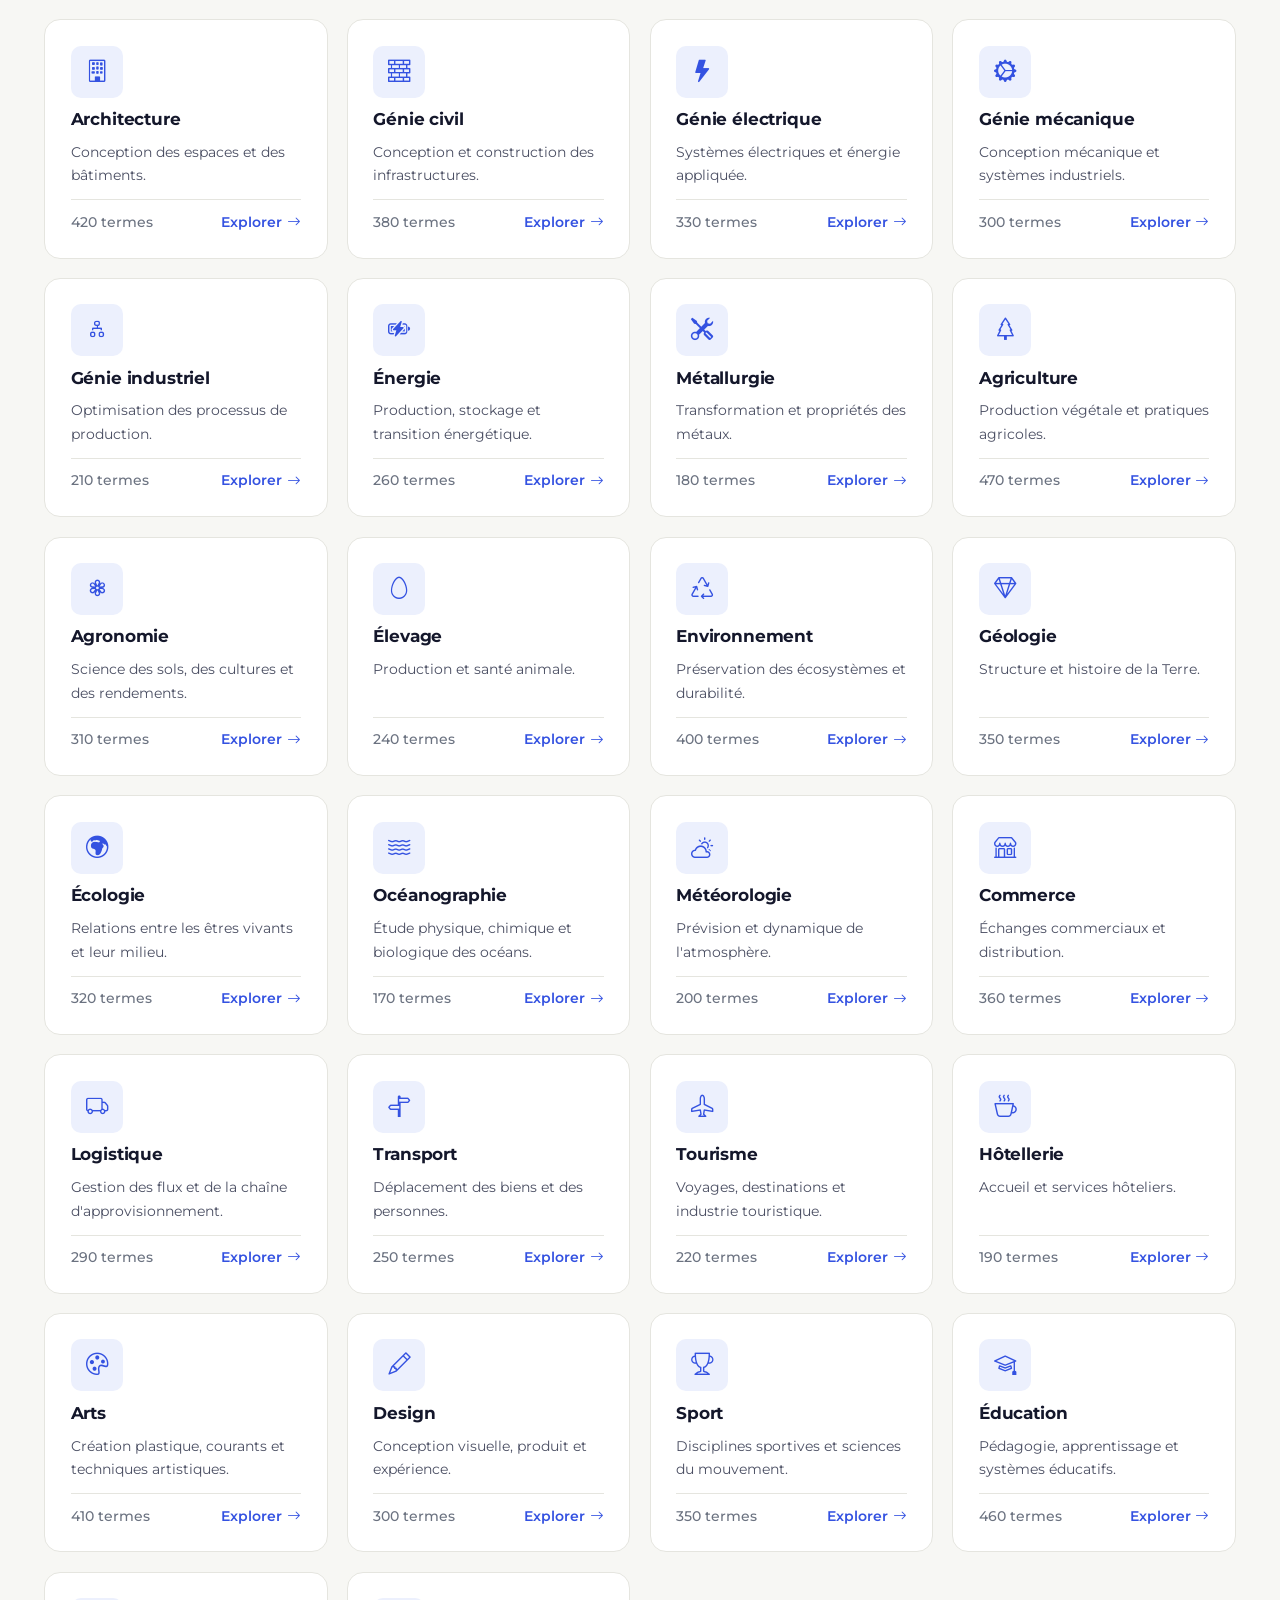
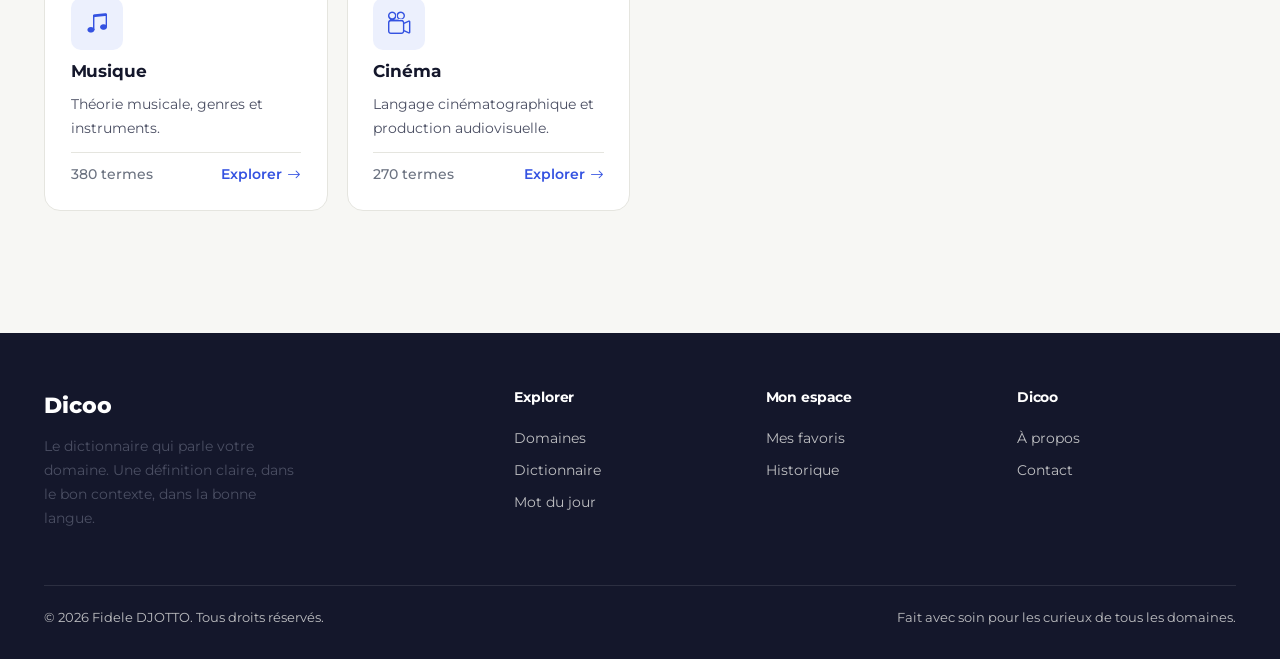
<file: domaines.html>
<!DOCTYPE html>
<html lang="fr">
<head>
<meta charset="UTF-8">
<meta name="viewport" content="width=device-width, initial-scale=1.0">
<title>Domaines — Dicoo</title>
<meta name="description" content="Explorez plus de 60 domaines couverts par Dicoo : informatique, médecine, droit, sociologie, économie et bien plus.">
<link rel="icon" href="data:image/svg+xml,<svg xmlns=%22http://www.w3.org/2000/svg%22 viewBox=%220 0 100 100%22><text y=%22.9em%22 font-size=%2290%22>📘</text></svg>">

<link rel="preconnect" href="https://fonts.googleapis.com">
<link rel="preconnect" href="https://fonts.gstatic.com" crossorigin>
<link href="https://fonts.googleapis.com/css2?family=Montserrat:wght@400;500;600;700;800&display=swap" rel="stylesheet">

<link href="https://cdn.jsdelivr.net/npm/bootstrap@5.3.3/dist/css/bootstrap.min.css" rel="stylesheet">
<link href="https://cdn.jsdelivr.net/npm/bootstrap-icons@1.11.3/font/bootstrap-icons.min.css" rel="stylesheet">

<link rel="stylesheet" href="css/style.css">
<link rel="stylesheet" href="css/responsive.css">
<link rel="stylesheet" href="css/animations.css">
</head>
<body data-page="domaines">
<header class="site-header">
  <div class="container-dicoo site-header__bar">
    <a href="index.html" class="brand"><span>Dicoo</span><span class="brand__dot"></span></a>

    <nav class="main-nav" aria-label="Navigation principale">
      <a href="index.html" class="" data-nav-link><i class="bi bi-house"></i> Accueil</a>
<a href="domaines.html" class="is-active" data-nav-link aria-current="page"><i class="bi bi-grid"></i> Domaines</a>
<a href="dictionnaire.html" class="" data-nav-link><i class="bi bi-journal-bookmark"></i> Dictionnaire</a>
<a href="favoris.html" class="" data-nav-link><i class="bi bi-heart"></i> Favoris <span class="nav-badge d-none" data-favorites-badge>0</span></a>
<a href="historique.html" class="" data-nav-link><i class="bi bi-clock-history"></i> Historique <span class="nav-badge d-none" data-history-badge>0</span></a>
<a href="a-propos.html" class="" data-nav-link><i class="bi bi-info-circle"></i> À propos</a>

    </nav>

    <div class="header-search">
      <i class="bi bi-search header-search__icon" aria-hidden="true"></i>
      <input type="search" placeholder="Rechercher un terme..." aria-label="Rechercher un terme" data-header-search-input autocomplete="off">
      <div class="suggestions-panel" data-header-search-results role="listbox"></div>
    </div>

    <div class="header-actions">
      <button type="button" class="icon-btn" data-theme-toggle aria-label="Activer le mode sombre">
        <i class="bi bi-moon-stars" aria-hidden="true"></i>
      </button>
      <button type="button" class="menu-toggle" data-menu-toggle aria-label="Ouvrir le menu" aria-expanded="false" aria-controls="mobileMenu">
        <i class="bi bi-list" aria-hidden="true"></i>
      </button>
    </div>
  </div>
</header>

<div class="mobile-menu" id="mobileMenu" data-mobile-menu>
  <div class="mobile-menu__top">
    <a href="index.html" class="brand"><span>Dicoo</span><span class="brand__dot">.</span></a>
    <button type="button" class="icon-btn" data-menu-toggle aria-label="Fermer le menu"><i class="bi bi-x-lg"></i></button>
  </div>
  <nav aria-label="Navigation mobile">
    <a href="index.html" class="" data-nav-link><i class="bi bi-house"></i> Accueil</a>
<a href="domaines.html" class="is-active" data-nav-link aria-current="page"><i class="bi bi-grid"></i> Domaines</a>
<a href="dictionnaire.html" class="" data-nav-link><i class="bi bi-journal-bookmark"></i> Dictionnaire</a>
<a href="favoris.html" class="" data-nav-link><i class="bi bi-heart"></i> Favoris <span class="nav-badge d-none" data-favorites-badge>0</span></a>
<a href="historique.html" class="" data-nav-link><i class="bi bi-clock-history"></i> Historique <span class="nav-badge d-none" data-history-badge>0</span></a>
<a href="a-propos.html" class="" data-nav-link><i class="bi bi-info-circle"></i> À propos</a>

  </nav>
</div>

<main>
  <section class="page-header">
    <div class="container-dicoo">
      <span class="section-eyebrow"><i class="bi bi-grid"></i> 60+ domaines couverts</span>
      <h1 class="section-title mb-2">Explorer les domaines</h1>
      <p class="section-lede">Parcourez le vocabulaire de chaque discipline, du numérique aux sciences humaines. Filtrez par catégorie ou recherchez directement un domaine.</p>
    </div>
  </section>

  <section class="section pt-0">
    <div class="container-dicoo">
      <div class="domain-search-bar">
        <i class="bi bi-search" aria-hidden="true"></i>
        <input type="search" placeholder="Rechercher un domaine..." aria-label="Rechercher un domaine" data-domain-search autocomplete="off">
      </div>

      <div class="category-nav" data-category-nav role="tablist" aria-label="Catégories de domaines"></div>

      <div class="section-head" style="margin-bottom:1rem;">
        <span class="results-count" data-domains-count></span>
      </div>

      <div class="domains-grid" data-domains-grid></div>
    </div>
  </section>
</main>
<footer class="site-footer">
  <div class="container-dicoo">
    <div class="footer-grid">
      <div>
        <div class="footer-brand">Dicoo</div>
        <p class="footer-tagline">Le dictionnaire qui parle votre domaine. Une définition claire, dans le bon contexte, dans la bonne langue.</p>
      </div>
      <div class="footer-col">
        <h4>Explorer</h4>
        <a href="domaines.html">Domaines</a>
        <a href="dictionnaire.html">Dictionnaire</a>
        <a href="index.html">Mot du jour</a>
      </div>
      <div class="footer-col">
        <h4>Mon espace</h4>
        <a href="favoris.html">Mes favoris</a>
        <a href="historique.html">Historique</a>
      </div>
      <div class="footer-col">
        <h4>Dicoo</h4>
        <a href="a-propos.html">À propos</a>
        <a href="#">Contact</a>
      </div>
    </div>
    <div class="footer-bottom">
      <span>&copy; 2026 Fidele DJOTTO. Tous droits réservés.</span>
      <span>Fait avec soin pour les curieux de tous les domaines.</span>
    </div>
  </div>
</footer>
<script src="js/data.js"></script>
<script src="js/search.js"></script>
<script src="js/favorites.js"></script>
<script src="js/history.js"></script>
<script src="js/ui.js"></script>
<script src="js/dictionary.js"></script>
<script src="js/app.js"></script>

</body>
</html>
</file>
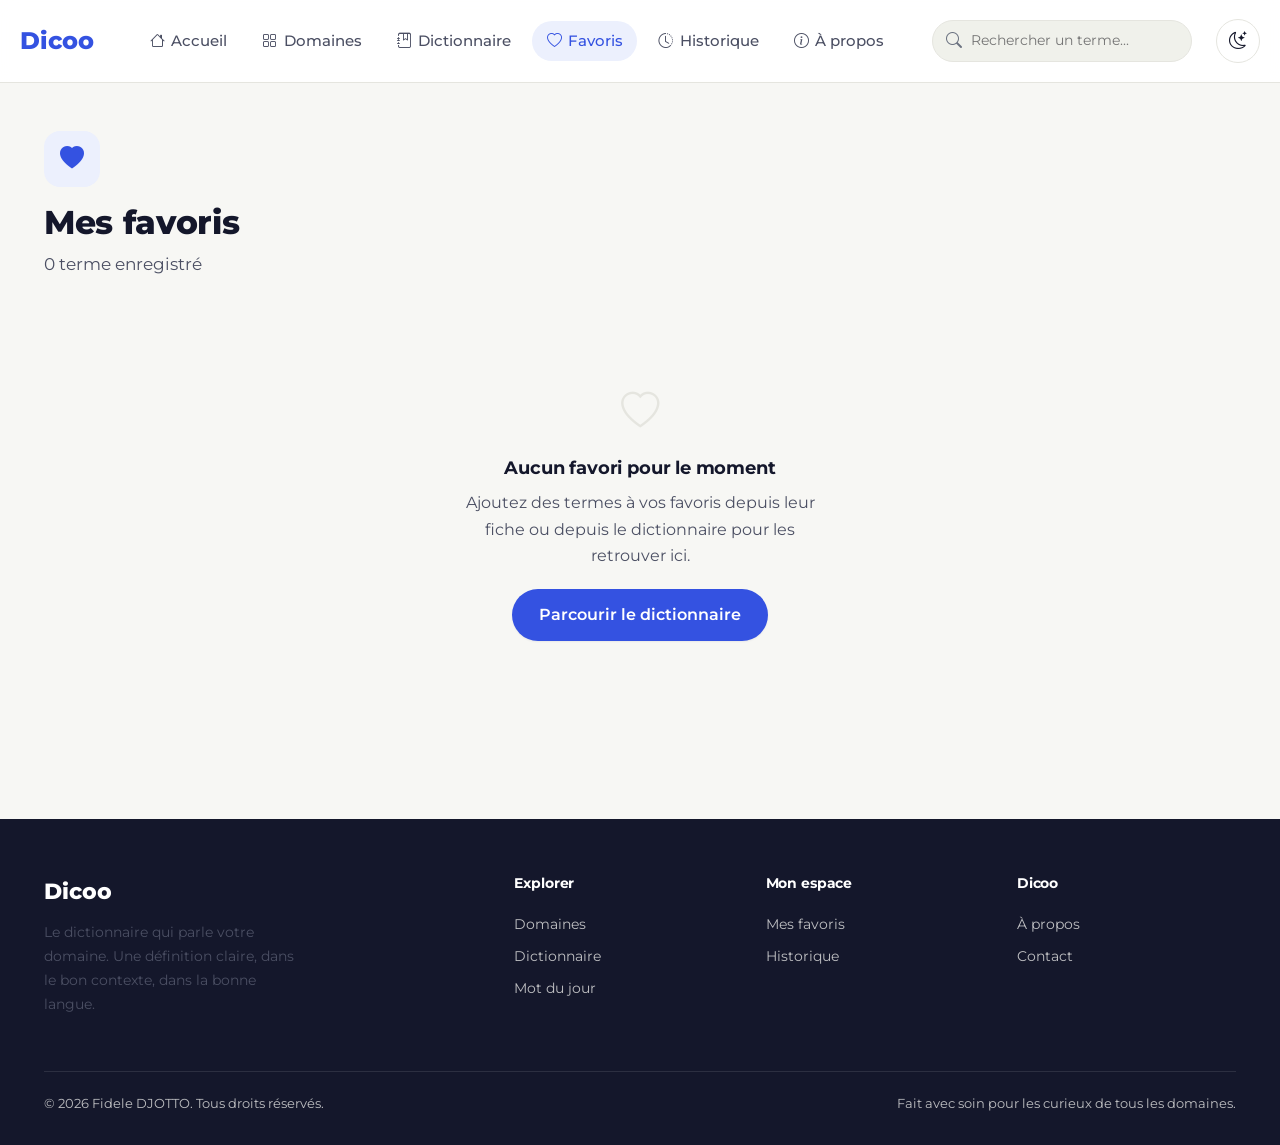
<file: favoris.html>
<!DOCTYPE html>
<html lang="fr">
<head>
<meta charset="UTF-8">
<meta name="viewport" content="width=device-width, initial-scale=1.0">
<title>Mes favoris — Dicoo</title>
<meta name="description" content="Retrouvez tous les termes que vous avez ajoutés à vos favoris sur Dicoo.">
<link rel="icon" href="data:image/svg+xml,<svg xmlns=%22http://www.w3.org/2000/svg%22 viewBox=%220 0 100 100%22><text y=%22.9em%22 font-size=%2290%22>📘</text></svg>">

<link rel="preconnect" href="https://fonts.googleapis.com">
<link rel="preconnect" href="https://fonts.gstatic.com" crossorigin>
<link href="https://fonts.googleapis.com/css2?family=Montserrat:wght@400;500;600;700;800&display=swap" rel="stylesheet">

<link href="https://cdn.jsdelivr.net/npm/bootstrap@5.3.3/dist/css/bootstrap.min.css" rel="stylesheet">
<link href="https://cdn.jsdelivr.net/npm/bootstrap-icons@1.11.3/font/bootstrap-icons.min.css" rel="stylesheet">

<link rel="stylesheet" href="css/style.css">
<link rel="stylesheet" href="css/responsive.css">
<link rel="stylesheet" href="css/animations.css">
</head>
<body data-page="favoris">
<header class="site-header">
  <div class="container-dicoo site-header__bar">
    <a href="index.html" class="brand"><span>Dicoo</span><span class="brand__dot"></span></a>

    <nav class="main-nav" aria-label="Navigation principale">
      <a href="index.html" class="" data-nav-link><i class="bi bi-house"></i> Accueil</a>
<a href="domaines.html" class="" data-nav-link><i class="bi bi-grid"></i> Domaines</a>
<a href="dictionnaire.html" class="" data-nav-link><i class="bi bi-journal-bookmark"></i> Dictionnaire</a>
<a href="favoris.html" class="is-active" data-nav-link aria-current="page"><i class="bi bi-heart"></i> Favoris <span class="nav-badge d-none" data-favorites-badge>0</span></a>
<a href="historique.html" class="" data-nav-link><i class="bi bi-clock-history"></i> Historique <span class="nav-badge d-none" data-history-badge>0</span></a>
<a href="a-propos.html" class="" data-nav-link><i class="bi bi-info-circle"></i> À propos</a>

    </nav>

    <div class="header-search">
      <i class="bi bi-search header-search__icon" aria-hidden="true"></i>
      <input type="search" placeholder="Rechercher un terme..." aria-label="Rechercher un terme" data-header-search-input autocomplete="off">
      <div class="suggestions-panel" data-header-search-results role="listbox"></div>
    </div>

    <div class="header-actions">
      <button type="button" class="icon-btn" data-theme-toggle aria-label="Activer le mode sombre">
        <i class="bi bi-moon-stars" aria-hidden="true"></i>
      </button>
      <button type="button" class="menu-toggle" data-menu-toggle aria-label="Ouvrir le menu" aria-expanded="false" aria-controls="mobileMenu">
        <i class="bi bi-list" aria-hidden="true"></i>
      </button>
    </div>
  </div>
</header>

<div class="mobile-menu" id="mobileMenu" data-mobile-menu>
  <div class="mobile-menu__top">
    <a href="index.html" class="brand"><span>Dicoo</span><span class="brand__dot">.</span></a>
    <button type="button" class="icon-btn" data-menu-toggle aria-label="Fermer le menu"><i class="bi bi-x-lg"></i></button>
  </div>
  <nav aria-label="Navigation mobile">
    <a href="index.html" class="" data-nav-link><i class="bi bi-house"></i> Accueil</a>
<a href="domaines.html" class="" data-nav-link><i class="bi bi-grid"></i> Domaines</a>
<a href="dictionnaire.html" class="" data-nav-link><i class="bi bi-journal-bookmark"></i> Dictionnaire</a>
<a href="favoris.html" class="is-active" data-nav-link aria-current="page"><i class="bi bi-heart"></i> Favoris <span class="nav-badge d-none" data-favorites-badge>0</span></a>
<a href="historique.html" class="" data-nav-link><i class="bi bi-clock-history"></i> Historique <span class="nav-badge d-none" data-history-badge>0</span></a>
<a href="a-propos.html" class="" data-nav-link><i class="bi bi-info-circle"></i> À propos</a>

  </nav>
</div>

<main>
  <section class="page-header">
    <div class="container-dicoo">
      <div class="page-header__icon"><i class="bi bi-heart-fill"></i></div>
      <h1 class="section-title mb-2">Mes favoris</h1>
      <p class="section-lede" data-favorites-count>Chargement...</p>
    </div>
  </section>

  <section class="section pt-0">
    <div class="container-dicoo">
      <div class="empty-state d-none" data-favorites-empty>
        <div class="empty-state__icon"><i class="bi bi-heart"></i></div>
        <h3 class="empty-state__title">Aucun favori pour le moment</h3>
        <p class="empty-state__text">Ajoutez des termes à vos favoris depuis leur fiche ou depuis le dictionnaire pour les retrouver ici.</p>
        <a href="dictionnaire.html" class="btn-dicoo" style="margin-top:1.2rem;">Parcourir le dictionnaire</a>
      </div>
      <div class="terms-grid" data-favorites-grid></div>
    </div>
  </section>
</main>
<footer class="site-footer">
  <div class="container-dicoo">
    <div class="footer-grid">
      <div>
        <div class="footer-brand">Dicoo</div>
        <p class="footer-tagline">Le dictionnaire qui parle votre domaine. Une définition claire, dans le bon contexte, dans la bonne langue.</p>
      </div>
      <div class="footer-col">
        <h4>Explorer</h4>
        <a href="domaines.html">Domaines</a>
        <a href="dictionnaire.html">Dictionnaire</a>
        <a href="index.html">Mot du jour</a>
      </div>
      <div class="footer-col">
        <h4>Mon espace</h4>
        <a href="favoris.html">Mes favoris</a>
        <a href="historique.html">Historique</a>
      </div>
      <div class="footer-col">
        <h4>Dicoo</h4>
        <a href="a-propos.html">À propos</a>
        <a href="#">Contact</a>
      </div>
    </div>
    <div class="footer-bottom">
      <span>&copy; 2026 Fidele DJOTTO. Tous droits réservés.</span>
      <span>Fait avec soin pour les curieux de tous les domaines.</span>
    </div>
  </div>
</footer>
<script src="js/data.js"></script>
<script src="js/search.js"></script>
<script src="js/favorites.js"></script>
<script src="js/history.js"></script>
<script src="js/ui.js"></script>
<script src="js/dictionary.js"></script>
<script src="js/app.js"></script>

</body>
</html>
</file>
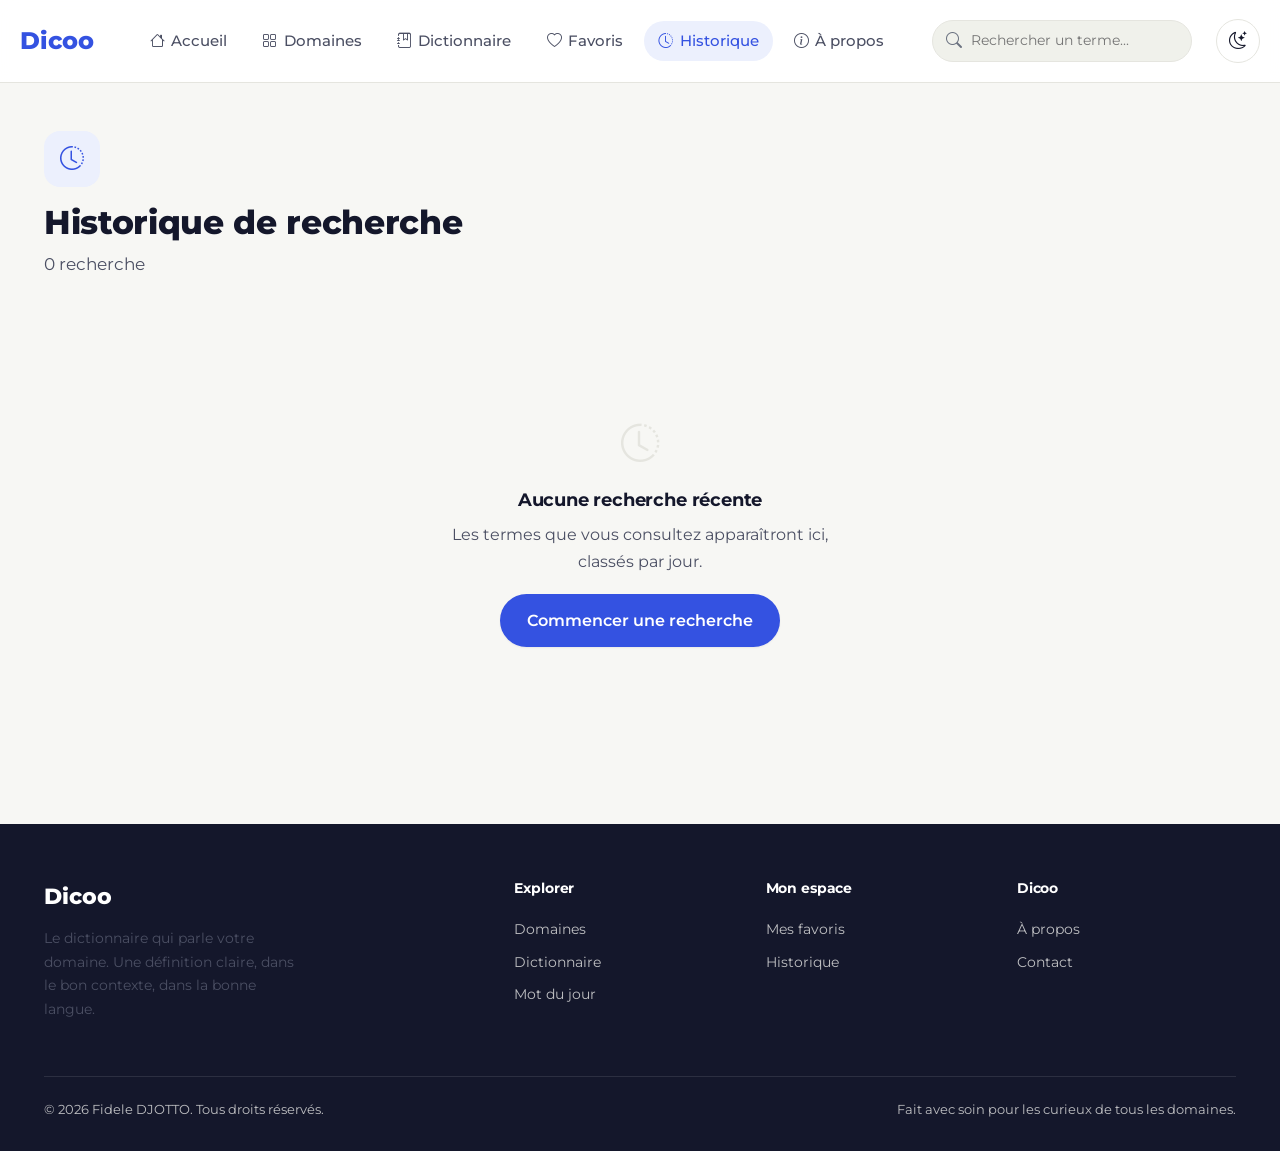
<file: historique.html>
<!DOCTYPE html>
<html lang="fr">
<head>
<meta charset="UTF-8">
<meta name="viewport" content="width=device-width, initial-scale=1.0">
<title>Historique — Dicoo</title>
<meta name="description" content="Consultez l'historique des termes que vous avez recherchés sur Dicoo.">
<link rel="icon" href="data:image/svg+xml,<svg xmlns=%22http://www.w3.org/2000/svg%22 viewBox=%220 0 100 100%22><text y=%22.9em%22 font-size=%2290%22>📘</text></svg>">

<link rel="preconnect" href="https://fonts.googleapis.com">
<link rel="preconnect" href="https://fonts.gstatic.com" crossorigin>
<link href="https://fonts.googleapis.com/css2?family=Montserrat:wght@400;500;600;700;800&display=swap" rel="stylesheet">

<link href="https://cdn.jsdelivr.net/npm/bootstrap@5.3.3/dist/css/bootstrap.min.css" rel="stylesheet">
<link href="https://cdn.jsdelivr.net/npm/bootstrap-icons@1.11.3/font/bootstrap-icons.min.css" rel="stylesheet">

<link rel="stylesheet" href="css/style.css">
<link rel="stylesheet" href="css/responsive.css">
<link rel="stylesheet" href="css/animations.css">
</head>
<body data-page="historique">
<header class="site-header">
  <div class="container-dicoo site-header__bar">
    <a href="index.html" class="brand"><span>Dicoo</span><span class="brand__dot"></span></a>

    <nav class="main-nav" aria-label="Navigation principale">
      <a href="index.html" class="" data-nav-link><i class="bi bi-house"></i> Accueil</a>
<a href="domaines.html" class="" data-nav-link><i class="bi bi-grid"></i> Domaines</a>
<a href="dictionnaire.html" class="" data-nav-link><i class="bi bi-journal-bookmark"></i> Dictionnaire</a>
<a href="favoris.html" class="" data-nav-link><i class="bi bi-heart"></i> Favoris <span class="nav-badge d-none" data-favorites-badge>0</span></a>
<a href="historique.html" class="is-active" data-nav-link aria-current="page"><i class="bi bi-clock-history"></i> Historique <span class="nav-badge d-none" data-history-badge>0</span></a>
<a href="a-propos.html" class="" data-nav-link><i class="bi bi-info-circle"></i> À propos</a>

    </nav>

    <div class="header-search">
      <i class="bi bi-search header-search__icon" aria-hidden="true"></i>
      <input type="search" placeholder="Rechercher un terme..." aria-label="Rechercher un terme" data-header-search-input autocomplete="off">
      <div class="suggestions-panel" data-header-search-results role="listbox"></div>
    </div>

    <div class="header-actions">
      <button type="button" class="icon-btn" data-theme-toggle aria-label="Activer le mode sombre">
        <i class="bi bi-moon-stars" aria-hidden="true"></i>
      </button>
      <button type="button" class="menu-toggle" data-menu-toggle aria-label="Ouvrir le menu" aria-expanded="false" aria-controls="mobileMenu">
        <i class="bi bi-list" aria-hidden="true"></i>
      </button>
    </div>
  </div>
</header>

<div class="mobile-menu" id="mobileMenu" data-mobile-menu>
  <div class="mobile-menu__top">
    <a href="index.html" class="brand"><span>Dicoo</span><span class="brand__dot">.</span></a>
    <button type="button" class="icon-btn" data-menu-toggle aria-label="Fermer le menu"><i class="bi bi-x-lg"></i></button>
  </div>
  <nav aria-label="Navigation mobile">
    <a href="index.html" class="" data-nav-link><i class="bi bi-house"></i> Accueil</a>
<a href="domaines.html" class="" data-nav-link><i class="bi bi-grid"></i> Domaines</a>
<a href="dictionnaire.html" class="" data-nav-link><i class="bi bi-journal-bookmark"></i> Dictionnaire</a>
<a href="favoris.html" class="" data-nav-link><i class="bi bi-heart"></i> Favoris <span class="nav-badge d-none" data-favorites-badge>0</span></a>
<a href="historique.html" class="is-active" data-nav-link aria-current="page"><i class="bi bi-clock-history"></i> Historique <span class="nav-badge d-none" data-history-badge>0</span></a>
<a href="a-propos.html" class="" data-nav-link><i class="bi bi-info-circle"></i> À propos</a>

  </nav>
</div>

<main>
  <section class="page-header">
    <div class="container-dicoo">
      <div class="section-head" style="align-items:center;">
        <div>
          <div class="page-header__icon"><i class="bi bi-clock-history"></i></div>
          <h1 class="section-title mb-2">Historique de recherche</h1>
          <p class="section-lede" data-history-count>Chargement...</p>
        </div>
        <button type="button" class="btn-dicoo-outline d-none" data-history-clear><i class="bi bi-trash3"></i> Effacer l'historique</button>
      </div>
    </div>
  </section>

  <section class="section pt-0">
    <div class="container-dicoo">
      <div class="empty-state d-none" data-history-empty>
        <div class="empty-state__icon"><i class="bi bi-clock-history"></i></div>
        <h3 class="empty-state__title">Aucune recherche récente</h3>
        <p class="empty-state__text">Les termes que vous consultez apparaîtront ici, classés par jour.</p>
        <a href="dictionnaire.html" class="btn-dicoo" style="margin-top:1.2rem;">Commencer une recherche</a>
      </div>
      <div data-history-list></div>
    </div>
  </section>
</main>
<footer class="site-footer">
  <div class="container-dicoo">
    <div class="footer-grid">
      <div>
        <div class="footer-brand">Dicoo</div>
        <p class="footer-tagline">Le dictionnaire qui parle votre domaine. Une définition claire, dans le bon contexte, dans la bonne langue.</p>
      </div>
      <div class="footer-col">
        <h4>Explorer</h4>
        <a href="domaines.html">Domaines</a>
        <a href="dictionnaire.html">Dictionnaire</a>
        <a href="index.html">Mot du jour</a>
      </div>
      <div class="footer-col">
        <h4>Mon espace</h4>
        <a href="favoris.html">Mes favoris</a>
        <a href="historique.html">Historique</a>
      </div>
      <div class="footer-col">
        <h4>Dicoo</h4>
        <a href="a-propos.html">À propos</a>
        <a href="#">Contact</a>
      </div>
    </div>
    <div class="footer-bottom">
      <span>&copy; 2026 Fidele DJOTTO. Tous droits réservés.</span>
      <span>Fait avec soin pour les curieux de tous les domaines.</span>
    </div>
  </div>
</footer>
<script src="js/data.js"></script>
<script src="js/search.js"></script>
<script src="js/favorites.js"></script>
<script src="js/history.js"></script>
<script src="js/ui.js"></script>
<script src="js/dictionary.js"></script>
<script src="js/app.js"></script>

</body>
</html>
</file>
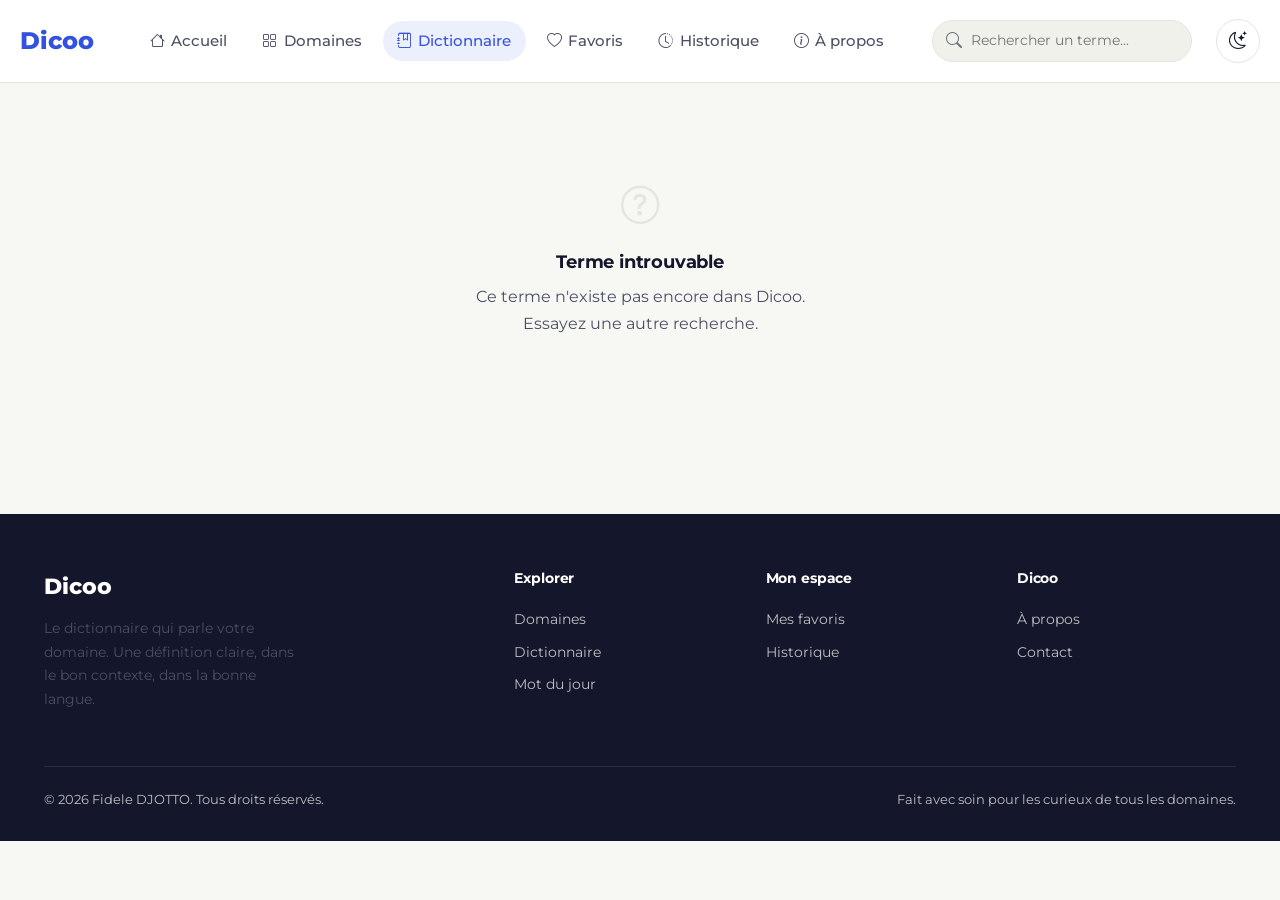
<file: terme.html>
<!DOCTYPE html>
<html lang="fr">
<head>
<meta charset="UTF-8">
<meta name="viewport" content="width=device-width, initial-scale=1.0">
<title>Terme — Dicoo</title>
<meta name="description" content="Définition, traduction, exemples et termes associés pour ce terme sur Dicoo.">
<link rel="icon" href="data:image/svg+xml,<svg xmlns=%22http://www.w3.org/2000/svg%22 viewBox=%220 0 100 100%22><text y=%22.9em%22 font-size=%2290%22>📘</text></svg>">

<link rel="preconnect" href="https://fonts.googleapis.com">
<link rel="preconnect" href="https://fonts.gstatic.com" crossorigin>
<link href="https://fonts.googleapis.com/css2?family=Montserrat:wght@400;500;600;700;800&display=swap" rel="stylesheet">

<link href="https://cdn.jsdelivr.net/npm/bootstrap@5.3.3/dist/css/bootstrap.min.css" rel="stylesheet">
<link href="https://cdn.jsdelivr.net/npm/bootstrap-icons@1.11.3/font/bootstrap-icons.min.css" rel="stylesheet">

<link rel="stylesheet" href="css/style.css">
<link rel="stylesheet" href="css/responsive.css">
<link rel="stylesheet" href="css/animations.css">
</head>
<body data-page="terme">
<header class="site-header">
  <div class="container-dicoo site-header__bar">
    <a href="index.html" class="brand"><span>Dicoo</span><span class="brand__dot"></span></a>

    <nav class="main-nav" aria-label="Navigation principale">
      <a href="index.html" class="" data-nav-link><i class="bi bi-house"></i> Accueil</a>
<a href="domaines.html" class="" data-nav-link><i class="bi bi-grid"></i> Domaines</a>
<a href="dictionnaire.html" class="is-active" data-nav-link aria-current="page"><i class="bi bi-journal-bookmark"></i> Dictionnaire</a>
<a href="favoris.html" class="" data-nav-link><i class="bi bi-heart"></i> Favoris <span class="nav-badge d-none" data-favorites-badge>0</span></a>
<a href="historique.html" class="" data-nav-link><i class="bi bi-clock-history"></i> Historique <span class="nav-badge d-none" data-history-badge>0</span></a>
<a href="a-propos.html" class="" data-nav-link><i class="bi bi-info-circle"></i> À propos</a>

    </nav>

    <div class="header-search">
      <i class="bi bi-search header-search__icon" aria-hidden="true"></i>
      <input type="search" placeholder="Rechercher un terme..." aria-label="Rechercher un terme" data-header-search-input autocomplete="off">
      <div class="suggestions-panel" data-header-search-results role="listbox"></div>
    </div>

    <div class="header-actions">
      <button type="button" class="icon-btn" data-theme-toggle aria-label="Activer le mode sombre">
        <i class="bi bi-moon-stars" aria-hidden="true"></i>
      </button>
      <button type="button" class="menu-toggle" data-menu-toggle aria-label="Ouvrir le menu" aria-expanded="false" aria-controls="mobileMenu">
        <i class="bi bi-list" aria-hidden="true"></i>
      </button>
    </div>
  </div>
</header>

<div class="mobile-menu" id="mobileMenu" data-mobile-menu>
  <div class="mobile-menu__top">
    <a href="index.html" class="brand"><span>Dicoo</span><span class="brand__dot">.</span></a>
    <button type="button" class="icon-btn" data-menu-toggle aria-label="Fermer le menu"><i class="bi bi-x-lg"></i></button>
  </div>
  <nav aria-label="Navigation mobile">
    <a href="index.html" class="" data-nav-link><i class="bi bi-house"></i> Accueil</a>
<a href="domaines.html" class="" data-nav-link><i class="bi bi-grid"></i> Domaines</a>
<a href="dictionnaire.html" class="is-active" data-nav-link aria-current="page"><i class="bi bi-journal-bookmark"></i> Dictionnaire</a>
<a href="favoris.html" class="" data-nav-link><i class="bi bi-heart"></i> Favoris <span class="nav-badge d-none" data-favorites-badge>0</span></a>
<a href="historique.html" class="" data-nav-link><i class="bi bi-clock-history"></i> Historique <span class="nav-badge d-none" data-history-badge>0</span></a>
<a href="a-propos.html" class="" data-nav-link><i class="bi bi-info-circle"></i> À propos</a>

  </nav>
</div>

<main>
  <section class="section" style="padding-top:2.4rem;">
    <div class="container-dicoo" data-term-page></div>
  </section>
</main>
<footer class="site-footer">
  <div class="container-dicoo">
    <div class="footer-grid">
      <div>
        <div class="footer-brand">Dicoo</div>
        <p class="footer-tagline">Le dictionnaire qui parle votre domaine. Une définition claire, dans le bon contexte, dans la bonne langue.</p>
      </div>
      <div class="footer-col">
        <h4>Explorer</h4>
        <a href="domaines.html">Domaines</a>
        <a href="dictionnaire.html">Dictionnaire</a>
        <a href="index.html">Mot du jour</a>
      </div>
      <div class="footer-col">
        <h4>Mon espace</h4>
        <a href="favoris.html">Mes favoris</a>
        <a href="historique.html">Historique</a>
      </div>
      <div class="footer-col">
        <h4>Dicoo</h4>
        <a href="a-propos.html">À propos</a>
        <a href="#">Contact</a>
      </div>
    </div>
    <div class="footer-bottom">
      <span>&copy; 2026 Fidele DJOTTO. Tous droits réservés.</span>
      <span>Fait avec soin pour les curieux de tous les domaines.</span>
    </div>
  </div>
</footer>
<script src="js/data.js"></script>
<script src="js/search.js"></script>
<script src="js/favorites.js"></script>
<script src="js/history.js"></script>
<script src="js/ui.js"></script>
<script src="js/dictionary.js"></script>
<script src="js/app.js"></script>

</body>
</html>
</file>
<file: css/style.css>
/* ============================================================
   Dicoo — style.css
   Feuille de style principale : design tokens, typographie,
   composants d'interface. La mise en page responsive détaillée
   vit dans responsive.css ; les animations dans animations.css.
   ============================================================ */

/* --------------------------- Design tokens --------------------------- */
:root {
  --font-main: "Montserrat", -apple-system, BlinkMacSystemFont, sans-serif;

  /* Palette — mode clair */
  --ink: #14172b;
  --ink-soft: #4b4f63;
  --paper: #f7f7f4;
  --surface: #ffffff;
  --surface-2: #f0f1eb;
  --cobalt: #3452e1;
  --cobalt-dark: #263ec2;
  --cobalt-tint: #ecf0fd;
  --amber: #f5a623;
  --amber-tint: #fff3dd;
  --slate: #6b7280;
  --border: #e5e5df;
  --danger: #e0455f;

  --radius-sm: 10px;
  --radius-md: 16px;
  --radius-lg: 24px;
  --radius-pill: 999px;

  --shadow-sm: 0 1px 2px rgba(20, 23, 43, 0.06);
  --shadow-md: 0 8px 24px rgba(20, 23, 43, 0.08);
  --shadow-lg: 0 20px 48px rgba(20, 23, 43, 0.14);

  --container-max: 1240px;
  color-scheme: light;
}

[data-theme="dark"] {
  --ink: #eef0f7;
  --ink-soft: #b7bad0;
  --paper: #0e1020;
  --surface: #161a2e;
  --surface-2: #1d2238;
  --cobalt: #7c93ff;
  --cobalt-dark: #94a7ff;
  --cobalt-tint: #202748;
  --amber: #ffc357;
  --amber-tint: #3a2f16;
  --slate: #9ea2ba;
  --border: #2a2f4a;

  --shadow-sm: 0 1px 2px rgba(0, 0, 0, 0.3);
  --shadow-md: 0 8px 24px rgba(0, 0, 0, 0.35);
  --shadow-lg: 0 24px 56px rgba(0, 0, 0, 0.5);
  color-scheme: dark;
}

/* ------------------------------- Reset -------------------------------- */
*,
*::before,
*::after { box-sizing: border-box; }

html { scroll-behavior: smooth; }

body {
  margin: 0;
  font-family: var(--font-main);
  background: var(--paper);
  color: var(--ink);
  font-weight: 400;
  -webkit-font-smoothing: antialiased;
  transition: background-color 0.35s ease, color 0.35s ease;
  overflow-x: hidden;
}

body.no-scroll { overflow: hidden; }

img { max-width: 100%; display: block; }

a { color: inherit; text-decoration: none; }

button { font-family: inherit; }

ul { list-style: none; margin: 0; padding: 0; }

:focus-visible {
  outline: 3px solid var(--cobalt);
  outline-offset: 2px;
  border-radius: 4px;
}

.container-dicoo {
  width: 100%;
  max-width: var(--container-max);
  margin: 0 auto;
  padding: 0 1.5rem;
}

.d-none { display: none !important; }

/* ------------------------------ Typographie ---------------------------- */
h1, h2, h3, h4 {
  font-family: var(--font-main);
  font-weight: 700;
  line-height: 1.2;
  margin: 0 0 0.6em;
  letter-spacing: -0.01em;
}

p { line-height: 1.65; color: var(--ink-soft); margin: 0 0 1em; }

.section-eyebrow {
  display: inline-flex;
  align-items: center;
  gap: 0.4rem;
  font-weight: 600;
  color: var(--cobalt);
  font-size: 0.95rem;
  margin-bottom: 0.6rem;
}

.section-title { font-size: clamp(1.6rem, 2.6vw, 2.3rem); font-weight: 800; }
.section-lede { max-width: 620px; font-size: 1.05rem; }

.section-head {
  display: flex;
  align-items: flex-end;
  justify-content: space-between;
  gap: 1.5rem;
  margin-bottom: 2rem;
  flex-wrap: wrap;
}

/* -------------------------------- Boutons ------------------------------ */
.btn-dicoo,
.btn-dicoo-outline,
.btn-dicoo-light {
  display: inline-flex;
  align-items: center;
  justify-content: center;
  gap: 0.5rem;
  font-weight: 600;
  font-size: 0.98rem;
  padding: 0.85rem 1.6rem;
  border-radius: var(--radius-pill);
  border: 1.5px solid transparent;
  cursor: pointer;
  transition: transform 0.18s ease, box-shadow 0.18s ease, background-color 0.18s ease, color 0.18s ease, border-color 0.18s ease;
  min-height: 48px;
}

.btn-dicoo {
  background: var(--cobalt);
  color: #fff;
  box-shadow: var(--shadow-sm);
}
.btn-dicoo:hover { background: var(--cobalt-dark); transform: translateY(-2px); box-shadow: var(--shadow-md); color: #fff; }

.btn-dicoo-outline {
  background: transparent;
  border-color: var(--border);
  color: var(--ink);
}
.btn-dicoo-outline:hover { border-color: var(--cobalt); color: var(--cobalt); transform: translateY(-2px); }

.btn-dicoo-light {
  background: rgba(255, 255, 255, 0.16);
  color: #fff;
  border-color: rgba(255, 255, 255, 0.4);
  backdrop-filter: blur(6px);
}
.btn-dicoo-light:hover { background: rgba(255, 255, 255, 0.28); transform: translateY(-2px); color: #fff; }

/* -------------------------------- Header -------------------------------- */
.site-header {
  position: sticky;
  top: 0;
  z-index: 1000;
  background: color-mix(in srgb, var(--surface) 92%, transparent);
  backdrop-filter: blur(10px);
  border-bottom: 1px solid var(--border);
}

.site-header__bar {
  display: flex;
  align-items: center;
  justify-content: space-between;
  padding: 1.05rem 0;
  gap: 1.5rem;
  min-height: 82px;
}

.brand {
  display: inline-flex;
  align-items: center;
  gap: 0.5rem;
  font-weight: 800;
  font-size: 1.5rem;
  color:  #3452e1;;
  flex-shrink: 0;
}
.brand img {
  display: block;
  height: 2.4rem;
  width: auto;
  flex-shrink: 0;
}
.brand__dot { color: var(--amber); }

.main-nav {
  display: flex;
  align-items: center;
  gap: 0.4rem;
  flex: 1;
  justify-content: center;
}

.main-nav a {
  position: relative;
  padding: 0.55rem 0.9rem;
  border-radius: var(--radius-pill);
  font-weight: 500;
  font-size: 0.94rem;
  color: var(--ink-soft);
  display: inline-flex;
  align-items: center;
  gap: 0.4rem;
  transition: background-color 0.18s ease, color 0.18s ease;
}
.main-nav a:hover { background: var(--surface-2); color: var(--ink); }
.main-nav a.is-active { background: var(--cobalt-tint); color: var(--cobalt); }

.nav-badge {
  background: var(--amber);
  color: #21160a;
  font-size: 0.72rem;
  font-weight: 700;
  padding: 0.05rem 0.4rem;
  border-radius: var(--radius-pill);
  line-height: 1.4;
}

.header-actions { display: flex; align-items: center; gap: 0.5rem; flex-shrink: 0; }

.icon-btn {
  width: 44px;
  height: 44px;
  border-radius: 50%;
  border: 1px solid var(--border);
  background: var(--surface);
  color: var(--ink);
  display: inline-flex;
  align-items: center;
  justify-content: center;
  font-size: 1.1rem;
  cursor: pointer;
  transition: transform 0.18s ease, border-color 0.18s ease, background-color 0.18s ease;
}
.icon-btn:hover { border-color: var(--cobalt); color: var(--cobalt); transform: translateY(-1px); }

.menu-toggle { display: none; }

/* Header search (compact, in the bar itself on inner pages) */
.header-search { position: relative; width: 260px; flex-shrink: 0; }
.header-search input {
  width: 100%;
  padding: 0.6rem 1rem 0.6rem 2.4rem;
  border-radius: var(--radius-pill);
  border: 1.5px solid var(--border);
  background: var(--surface-2);
  color: var(--ink);
  font-family: var(--font-main);
  font-size: 0.9rem;
  transition: border-color 0.18s ease, background-color 0.18s ease;
}
.header-search input:focus { border-color: var(--cobalt); background: var(--surface); outline: none; }
.header-search__icon {
  position: absolute;
  left: 0.9rem;
  top: 50%;
  transform: translateY(-50%);
  color: var(--slate);
  pointer-events: none;
}

/* Mobile menu panel */
.mobile-menu {
  display: none;
  position: fixed;
  inset: 0;
  z-index: 1100;
  background: var(--surface);
  padding: 1.5rem;
  transform: translateX(100%);
  transition: transform 0.32s ease;
  overflow-y: auto;
}
.mobile-menu.is-open { transform: translateX(0); }
.mobile-menu__top { display: flex; justify-content: space-between; align-items: center; margin-bottom: 2rem; }
.mobile-menu a {
  display: flex;
  align-items: center;
  gap: 0.75rem;
  padding: 1rem 0.4rem;
  font-size: 1.15rem;
  font-weight: 600;
  border-bottom: 1px solid var(--border);
}
.mobile-menu a.is-active { color: var(--cobalt); }

/* -------------------------------- Hero --------------------------------- */
.hero {
  padding: 4.5rem 0 5rem;
  position: relative;
  overflow: hidden;
}
.hero::before {
  content: "";
  position: absolute;
  top: -140px;
  right: -160px;
  width: 480px;
  height: 480px;
  background: radial-gradient(circle, var(--cobalt-tint) 0%, transparent 70%);
  z-index: 0;
}
.hero__inner { position: relative; z-index: 1; max-width: 760px; }

.hero__title {
  font-size: clamp(2.1rem, 5vw, 3.4rem);
  font-weight: 800;
  margin-bottom: 0.7rem;
}
.hero__title .accent { color: var(--cobalt); }

.hero__subtitle {
  font-size: 1.12rem;
  max-width: 560px;
  margin-bottom: 2.2rem;
}

.hero-search {
  position: relative;
  background: var(--surface);
  border: 1.5px solid var(--border);
  border-radius: var(--radius-lg);
  box-shadow: var(--shadow-md);
  padding: 0.4rem;
  display: flex;
  align-items: center;
  gap: 0.5rem;
  max-width: 640px;
}
.hero-search__icon { color: var(--slate); font-size: 1.2rem; padding-left: 0.9rem; }
.hero-search input {
  flex: 1;
  border: none;
  background: transparent;
  font-family: var(--font-main);
  font-size: 1.02rem;
  padding: 0.9rem 0.2rem;
  color: var(--ink);
}
.hero-search input:focus { outline: none; }
.hero-search button {
  border-radius: var(--radius-md);
}

.hero-langs {
  display: inline-flex;
  align-items: center;
  gap: 0.5rem;
  margin-top: 1rem;
  font-weight: 600;
  color: var(--ink-soft);
  font-size: 0.95rem;
}

.hero-suggestions {
  margin-top: 1.6rem;
  display: flex;
  flex-wrap: wrap;
  gap: 0.6rem;
  align-items: center;
}
.hero-suggestions__label { color: var(--slate); font-size: 0.9rem; margin-right: 0.3rem; }
.chip {
  border: 1px solid var(--border);
  background: var(--surface);
  padding: 0.45rem 1rem;
  border-radius: var(--radius-pill);
  font-size: 0.88rem;
  font-weight: 500;
  cursor: pointer;
  transition: border-color 0.18s ease, color 0.18s ease, transform 0.18s ease;
}
.chip:hover { border-color: var(--cobalt); color: var(--cobalt); transform: translateY(-1px); }

/* Suggestions dropdown (shared: hero + header) */
.suggestions-panel {
  position: absolute;
  left: 0;
  right: 0;
  top: calc(100% + 0.6rem);
  background: var(--surface);
  border: 1px solid var(--border);
  border-radius: var(--radius-md);
  box-shadow: var(--shadow-lg);
  padding: 0.5rem;
  max-height: 380px;
  overflow-y: auto;
  z-index: 60;
  opacity: 0;
  visibility: hidden;
  transform: translateY(-6px);
  transition: opacity 0.18s ease, transform 0.18s ease, visibility 0.18s ease;
}
.suggestions-panel.is-open { opacity: 1; visibility: visible; transform: translateY(0); }

.suggestions-label {
  font-size: 0.78rem;
  font-weight: 700;
  color: var(--slate);
  padding: 0.6rem 0.7rem 0.3rem;
  margin: 0;
}
.suggestions-empty { padding: 1rem 0.7rem; color: var(--slate); font-size: 0.9rem; margin: 0; }

.suggestion-item {
  width: 100%;
  display: flex;
  align-items: center;
  gap: 0.7rem;
  padding: 0.7rem;
  border: none;
  background: transparent;
  border-radius: var(--radius-sm);
  cursor: pointer;
  text-align: left;
  transition: background-color 0.15s ease;
}
.suggestion-item:hover, .suggestion-item:focus-visible { background: var(--surface-2); }
.suggestion-item__icon { color: var(--slate); font-size: 0.95rem; width: 20px; text-align: center; }
.suggestion-item__text { flex: 1; display: flex; flex-direction: column; }
.suggestion-item__term { font-weight: 600; font-size: 0.95rem; }
.suggestion-item__domain { font-size: 0.78rem; color: var(--slate); }
.suggestion-item__arrow { color: var(--border); }

/* --------------------------- Mot du jour -------------------------------- */
.word-of-day {
  background: linear-gradient(135deg, var(--cobalt) 0%, #6e3ce0 100%);
  border-radius: var(--radius-lg);
  padding: 2.2rem;
  color: #fff;
  box-shadow: var(--shadow-lg);
}
.wod-eyebrow {
  display: inline-block;
  font-size: 0.82rem;
  font-weight: 700;
  background: rgba(255, 255, 255, 0.18);
  padding: 0.3rem 0.8rem;
  border-radius: var(--radius-pill);
  margin-bottom: 0.9rem;
}
.wod-term { font-size: 2rem; font-weight: 800; margin-bottom: 0.2rem; }
.wod-domain { display: block; opacity: 0.85; font-size: 0.9rem; margin-bottom: 0.9rem; }
.wod-def { color: rgba(255, 255, 255, 0.92); margin-bottom: 1.4rem; }

/* -------------------------------- Sections ------------------------------ */
.section { padding: 3.6rem 0; }
.section--alt { background: var(--surface); }

/* ------------------------------ Domain cards ---------------------------- */
.domains-grid {
  display: grid;
  grid-template-columns: repeat(auto-fill, minmax(250px, 1fr));
  gap: 1.2rem;
}

.domain-card {
  background: var(--surface);
  border: 1px solid var(--border);
  border-radius: var(--radius-md);
  padding: 1.6rem;
  display: flex;
  flex-direction: column;
  gap: 0.7rem;
  transition: transform 0.22s ease, box-shadow 0.22s ease, border-color 0.22s ease;
}
.domain-card:hover {
  transform: translateY(-4px);
  box-shadow: var(--shadow-md);
  border-color: var(--cobalt);
}
.domain-card__icon {
  width: 52px;
  height: 52px;
  border-radius: var(--radius-sm);
  background: var(--cobalt-tint);
  color: var(--cobalt);
  display: flex;
  align-items: center;
  justify-content: center;
  font-size: 1.4rem;
  transition: transform 0.25s ease;
}
.domain-card:hover .domain-card__icon { transform: scale(1.08) rotate(-4deg); }
.domain-card__title { font-size: 1.08rem; margin: 0; color: var(--ink); }
.domain-card__desc { font-size: 0.9rem; margin: 0; flex: 1; }
.domain-card__footer {
  display: flex;
  align-items: center;
  justify-content: space-between;
  padding-top: 0.7rem;
  border-top: 1px solid var(--border);
  font-size: 0.85rem;
}
.domain-card__count { color: var(--slate); font-weight: 500; }
.domain-card__cta { color: var(--cobalt); font-weight: 600; display: inline-flex; align-items: center; gap: 0.3rem; transition: gap 0.18s ease; }
.domain-card:hover .domain-card__cta { gap: 0.55rem; }

/* Category pills nav (domaines.html) */
.category-nav { display: flex; flex-wrap: wrap; gap: 0.6rem; margin-bottom: 2rem; }
.category-pill {
  border: 1px solid var(--border);
  background: var(--surface);
  color: var(--ink-soft);
  padding: 0.55rem 1.1rem;
  border-radius: var(--radius-pill);
  font-size: 0.88rem;
  font-weight: 600;
  cursor: pointer;
  transition: all 0.18s ease;
}
.category-pill:hover { border-color: var(--cobalt); color: var(--cobalt); }
.category-pill.is-active { background: var(--cobalt); border-color: var(--cobalt); color: #fff; }

.domain-search-bar {
  position: relative;
  max-width: 420px;
  margin-bottom: 1.8rem;
}
.domain-search-bar input {
  width: 100%;
  padding: 0.75rem 1rem 0.75rem 2.6rem;
  border-radius: var(--radius-pill);
  border: 1.5px solid var(--border);
  background: var(--surface);
  color: var(--ink);
  font-family: var(--font-main);
}
.domain-search-bar input:focus { outline: none; border-color: var(--cobalt); }
.domain-search-bar i {
  position: absolute;
  left: 1rem;
  top: 50%;
  transform: translateY(-50%);
  color: var(--slate);
}

.results-count { color: var(--slate); font-size: 0.9rem; font-weight: 600; }

/* -------------------------------- Term cards ----------------------------- */
.terms-grid {
  display: grid;
  grid-template-columns: repeat(auto-fill, minmax(270px, 1fr));
  gap: 1.1rem;
}

.term-card {
  background: var(--surface);
  border: 1px solid var(--border);
  border-radius: var(--radius-md);
  padding: 1.4rem;
  display: flex;
  flex-direction: column;
  gap: 0.8rem;
  transition: transform 0.2s ease, box-shadow 0.2s ease, border-color 0.2s ease;
}
.term-card:hover { transform: translateY(-3px); box-shadow: var(--shadow-md); border-color: var(--cobalt); }
.term-card__top { display: flex; align-items: center; justify-content: space-between; }
.term-card__domain {
  font-size: 0.76rem;
  font-weight: 700;
  color: var(--cobalt);
  background: var(--cobalt-tint);
  padding: 0.25rem 0.6rem;
  border-radius: var(--radius-pill);
}
.term-card__title { font-size: 1.15rem; margin: 0 0 0.35rem; color: var(--ink); }
.term-card__def { font-size: 0.9rem; margin: 0; }
.term-card__footer { display: flex; align-items: center; justify-content: space-between; padding-top: 0.6rem; border-top: 1px solid var(--border); }
.term-card__translation { font-size: 0.82rem; color: var(--slate); display: inline-flex; align-items: center; gap: 0.3rem; }

.badge-type {
  font-size: 0.74rem;
  font-weight: 700;
  color: var(--ink-soft);
  background: var(--surface-2);
  padding: 0.25rem 0.6rem;
  border-radius: var(--radius-pill);
}
.badge-domain {
  font-size: 0.78rem;
  font-weight: 700;
  color: var(--cobalt);
  background: var(--cobalt-tint);
  padding: 0.3rem 0.7rem;
  border-radius: var(--radius-pill);
  margin-right: 0.5rem;
  display: inline-block;
}

.fav-btn {
  width: 38px;
  height: 38px;
  border-radius: 50%;
  border: 1px solid var(--border);
  background: var(--surface);
  color: var(--ink-soft);
  display: inline-flex;
  align-items: center;
  justify-content: center;
  cursor: pointer;
  transition: color 0.18s ease, border-color 0.18s ease, transform 0.18s ease;
  flex-shrink: 0;
}
.fav-btn:hover { border-color: var(--danger); color: var(--danger); }
.fav-btn.is-active { color: var(--danger); border-color: var(--danger); }
.fav-btn.pop { animation: favPop 0.32s ease; }

.fav-btn--lg {
  width: auto;
  height: auto;
  border-radius: var(--radius-pill);
  padding: 0.75rem 1.3rem;
  gap: 0.5rem;
  font-weight: 600;
  font-size: 0.92rem;
}

/* -------------------------------- Filtres -------------------------------- */
.filters-bar {
  display: flex;
  flex-wrap: wrap;
  gap: 0.8rem;
  align-items: center;
  background: var(--surface);
  border: 1px solid var(--border);
  border-radius: var(--radius-md);
  padding: 1.1rem;
  margin-bottom: 1.8rem;
}
.filters-bar select {
  border: 1.5px solid var(--border);
  background: var(--surface-2);
  color: var(--ink);
  border-radius: var(--radius-sm);
  padding: 0.6rem 0.9rem;
  font-family: var(--font-main);
  font-size: 0.88rem;
  font-weight: 500;
  min-width: 140px;
}
.filters-bar select:focus { outline: none; border-color: var(--cobalt); }
.filters-reset {
  background: none;
  border: none;
  color: var(--cobalt);
  font-weight: 600;
  font-size: 0.88rem;
  cursor: pointer;
  padding: 0.5rem;
  display: inline-flex;
  align-items: center;
  gap: 0.3rem;
}

.dictionary-search-bar {
  position: relative;
  margin-bottom: 1.4rem;
}
.dictionary-search-bar input {
  width: 100%;
  padding: 0.95rem 1.2rem 0.95rem 3rem;
  border-radius: var(--radius-md);
  border: 1.5px solid var(--border);
  background: var(--surface);
  font-family: var(--font-main);
  font-size: 1rem;
  color: var(--ink);
}
.dictionary-search-bar input:focus { outline: none; border-color: var(--cobalt); }
.dictionary-search-bar i {
  position: absolute;
  left: 1.1rem;
  top: 50%;
  transform: translateY(-50%);
  color: var(--slate);
}

/* -------------------------------- Page terme ----------------------------- */
.breadcrumb-dicoo {
  font-size: 0.85rem;
  color: var(--slate);
  display: flex;
  align-items: center;
  gap: 0.4rem;
  margin-bottom: 1.4rem;
  flex-wrap: wrap;
}
.breadcrumb-dicoo a { color: var(--slate); }
.breadcrumb-dicoo a:hover { color: var(--cobalt); }
.breadcrumb-dicoo span { color: var(--ink); font-weight: 600; }

.term-header__top {
  display: flex;
  align-items: flex-start;
  justify-content: space-between;
  gap: 1.5rem;
  flex-wrap: wrap;
  padding-bottom: 1.8rem;
  border-bottom: 1px solid var(--border);
  margin-bottom: 2rem;
}
.term-title {
  font-size: clamp(1.8rem, 4vw, 2.6rem);
  margin: 0.5rem 0 0;
  display: flex;
  align-items: center;
  gap: 0.7rem;
}
.speak-btn {
  width: 42px;
  height: 42px;
  border-radius: 50%;
  border: 1px solid var(--border);
  background: var(--surface);
  color: var(--cobalt);
  cursor: pointer;
  display: inline-flex;
  align-items: center;
  justify-content: center;
  font-size: 1.05rem;
  transition: background-color 0.18s ease, transform 0.18s ease;
}
.speak-btn:hover { background: var(--cobalt-tint); transform: scale(1.06); }
.speak-btn:active { transform: scale(0.95); }

.term-body { display: grid; grid-template-columns: 1fr 300px; gap: 2.5rem; align-items: start; }

.term-section {
  background: var(--surface);
  border: 1px solid var(--border);
  border-radius: var(--radius-md);
  padding: 1.6rem 1.8rem;
  margin-bottom: 1.3rem;
}
.term-section h2 { font-size: 1.15rem; display: flex; align-items: center; gap: 0.5rem; }
.term-section--simple { background: var(--amber-tint); border-color: transparent; }
.term-section__head { display: flex; align-items: center; justify-content: space-between; margin-bottom: 0.4rem; }

.btn-translate {
  background: var(--cobalt-tint);
  color: var(--cobalt);
  border: none;
  border-radius: var(--radius-pill);
  padding: 0.55rem 1.1rem;
  font-weight: 600;
  font-size: 0.85rem;
  cursor: pointer;
  display: inline-flex;
  align-items: center;
  gap: 0.4rem;
  transition: background-color 0.18s ease;
}
.btn-translate:hover { background: var(--cobalt); color: #fff; }

.translation-row {
  display: flex;
  align-items: center;
  gap: 1.4rem;
  flex-wrap: wrap;
}
.translation-col { display: flex; flex-direction: column; gap: 0.3rem; }
.translation-col__label { font-size: 0.82rem; color: var(--slate); font-weight: 600; }
.translation-col__term { font-size: 1.3rem; font-weight: 700; }
.translation-arrow { color: var(--cobalt); font-size: 1.2rem; }

.example-list { display: flex; flex-direction: column; gap: 0.7rem; }
.example-list li {
  position: relative;
  padding-left: 1.4rem;
  color: var(--ink-soft);
  line-height: 1.6;
}
.example-list li::before {
  content: "\201C";
  position: absolute;
  left: 0;
  color: var(--cobalt);
  font-weight: 800;
  font-size: 1.1rem;
}

.aside-card {
  background: var(--surface);
  border: 1px solid var(--border);
  border-radius: var(--radius-md);
  padding: 1.4rem;
  margin-bottom: 1.2rem;
}
.aside-card h3 { font-size: 0.92rem; margin-bottom: 0.8rem; }
.related-terms { display: flex; flex-wrap: wrap; gap: 0.5rem; }
.related-term-chip {
  border: 1px solid var(--border);
  padding: 0.4rem 0.85rem;
  border-radius: var(--radius-pill);
  font-size: 0.84rem;
  font-weight: 500;
  transition: border-color 0.18s ease, color 0.18s ease;
}
a.related-term-chip:hover { border-color: var(--cobalt); color: var(--cobalt); }
.related-term-chip--static { color: var(--slate); }
.aside-level { display: flex; align-items: center; gap: 0.5rem; font-weight: 600; font-size: 0.92rem; }

/* -------------------------------- Favoris / Historique -------------------- */
.page-header {
  padding: 3rem 0 2rem;
}
.page-header__icon {
  width: 56px;
  height: 56px;
  border-radius: var(--radius-md);
  background: var(--cobalt-tint);
  color: var(--cobalt);
  display: flex;
  align-items: center;
  justify-content: center;
  font-size: 1.5rem;
  margin-bottom: 1rem;
}

.history-group { margin-bottom: 2rem; }
.history-group__label { font-size: 1rem; color: var(--slate); margin-bottom: 0.9rem; }
.history-group__items { display: flex; flex-direction: column; gap: 0.6rem; }
.history-item {
  display: flex;
  align-items: center;
  gap: 0.9rem;
  background: var(--surface);
  border: 1px solid var(--border);
  border-radius: var(--radius-md);
  padding: 0.9rem 1.1rem;
  transition: border-color 0.18s ease, transform 0.18s ease;
}
.history-item:hover { border-color: var(--cobalt); transform: translateX(3px); }
.history-item__icon {
  width: 38px;
  height: 38px;
  border-radius: 50%;
  background: var(--surface-2);
  color: var(--slate);
  display: flex;
  align-items: center;
  justify-content: center;
  flex-shrink: 0;
}
.history-item__text { flex: 1; display: flex; flex-direction: column; }
.history-item__term { font-weight: 600; }
.history-item__domain { font-size: 0.82rem; color: var(--slate); }
.history-item__time { font-size: 0.8rem; color: var(--slate); flex-shrink: 0; }

/* -------------------------------- Empty state ----------------------------- */
.empty-state {
  grid-column: 1 / -1;
  text-align: center;
  padding: 3.5rem 1.5rem;
  color: var(--slate);
}
.empty-state__icon { font-size: 2.4rem; color: var(--border); margin-bottom: 1rem; }
.empty-state__title { color: var(--ink); font-size: 1.15rem; }
.empty-state__text { max-width: 380px; margin: 0 auto; }

/* -------------------------------- Toasts ----------------------------------- */
.toast-container-dicoo {
  position: fixed;
  bottom: 1.4rem;
  left: 50%;
  transform: translateX(-50%);
  z-index: 2000;
  display: flex;
  flex-direction: column;
  gap: 0.5rem;
  align-items: center;
  width: 100%;
  pointer-events: none;
}
.dicoo-toast {
  pointer-events: auto;
  background: var(--ink);
  color: var(--paper);
  padding: 0.8rem 1.3rem;
  border-radius: var(--radius-pill);
  display: inline-flex;
  align-items: center;
  gap: 0.5rem;
  font-size: 0.88rem;
  font-weight: 600;
  box-shadow: var(--shadow-lg);
  opacity: 0;
  transform: translateY(12px);
  transition: opacity 0.25s ease, transform 0.25s ease;
}
.dicoo-toast.is-visible { opacity: 1; transform: translateY(0); }
.dicoo-toast i { color: var(--amber); }

/* -------------------------------- Footer ------------------------------------ */
.site-footer {
  background: var(--ink);
  color: rgba(247, 247, 244, 0.75);
  padding: 3.5rem 0 2rem;
  margin-top: 4rem;
}
[data-theme="dark"] .site-footer { background: #090a14; }
.footer-grid {
  display: grid;
  grid-template-columns: 2fr 1fr 1fr 1fr;
  gap: 2rem;
  padding-bottom: 2.5rem;
  border-bottom: 1px solid rgba(255, 255, 255, 0.1);
}
.footer-brand { color: #fff; font-weight: 800; font-size: 1.4rem; margin-bottom: 0.8rem; }
.footer-tagline { font-size: 0.9rem; max-width: 260px; }
.footer-col h4 { color: #fff; font-size: 0.9rem; margin-bottom: 1rem; }
.footer-col a { display: block; font-size: 0.88rem; padding: 0.35rem 0; color: rgba(247, 247, 244, 0.75); transition: color 0.18s ease; }
.footer-col a:hover { color: var(--amber); }
.footer-bottom {
  padding-top: 1.4rem;
  display: flex;
  justify-content: space-between;
  align-items: center;
  font-size: 0.8rem;
  flex-wrap: wrap;
  gap: 0.6rem;
}

/* -------------------------------- Page à propos ------------------------------ */
.about-hero { padding: 3.5rem 0 2rem; max-width: 720px; }
.value-grid { display: grid; grid-template-columns: repeat(auto-fit, minmax(220px, 1fr)); gap: 1.2rem; }
.value-card {
  background: var(--surface);
  border: 1px solid var(--border);
  border-radius: var(--radius-md);
  padding: 1.5rem;
}
.value-card i { font-size: 1.5rem; color: var(--cobalt); margin-bottom: 0.8rem; display: block; }
.value-card h3 { font-size: 1.02rem; }
.value-card p { font-size: 0.9rem; margin: 0; }

.stat-row { display: grid; grid-template-columns: repeat(auto-fit, minmax(160px, 1fr)); gap: 1.2rem; }
.stat-item { text-align: center; padding: 1.6rem 1rem; background: var(--surface); border: 1px solid var(--border); border-radius: var(--radius-md); }
.stat-item strong { display: block; font-size: 2rem; font-weight: 800; color: var(--cobalt); }
.stat-item span { font-size: 0.85rem; color: var(--slate); }
</file>
<file: css/responsive.css>
/* ============================================================
   Dicoo — responsive.css
   Règles responsives. Approche mobile-first pour le contenu ;
   ce fichier ajuste la mise en page aux points de rupture.
   Aucun débordement horizontal ne doit apparaître, du 320px
   au grand écran.
   ============================================================ */

/* ---- Base mobile (< 576px) déjà couverte par les styles par défaut ---- */

.mobile-menu { display: block; }

/* Header : sur mobile on masque la nav centrale + recherche compacte,
   on affiche le bouton burger */
.main-nav { display: none; }
.header-search { display: none; }
.menu-toggle {
  display: inline-flex;
  width: 44px;
  height: 44px;
  border-radius: 50%;
  border: 1px solid var(--border);
  background: var(--surface);
  align-items: center;
  justify-content: center;
  font-size: 1.2rem;
  cursor: pointer;
}

.hero { padding: 2.8rem 0 3rem; text-align: left; }
.hero-search { flex-wrap: wrap; padding: 0.6rem; }
.hero-search input { min-width: 100%; order: 1; }
.hero-search__icon { order: 0; }
.hero-search > button { order: 2; width: 100%; margin-top: 0.3rem; }

.term-body { grid-template-columns: 1fr; }
.footer-grid { grid-template-columns: 1fr 1fr; }

.term-header__top { flex-direction: column; align-items: stretch; }
.fav-btn--lg { justify-content: center; }

/* --------------------------- ≥ 576px (petites tablettes) --------------------------- */
@media (min-width: 576px) {
  .footer-grid { grid-template-columns: 2fr 1fr 1fr; }
}

/* --------------------------- ≥ 768px (tablette) --------------------------- */
@media (min-width: 768px) {
  .hero { text-align: left; }
  .hero-search { flex-wrap: nowrap; padding: 0.4rem; }
  .hero-search input { min-width: 0; order: 0; }
  .hero-search > button { order: 0; width: auto; margin-top: 0; }

  .term-header__top { flex-direction: row; align-items: flex-start; }
  .fav-btn--lg { justify-content: flex-start; }
}

/* --------------------------- ≥ 992px (desktop) --------------------------- */
@media (min-width: 992px) {
  .menu-toggle { display: none; }
  .mobile-menu { display: none !important; }
  .main-nav { display: flex; }
  .header-search { display: block; }

  .term-body { grid-template-columns: 1fr 300px; }
  .footer-grid { grid-template-columns: 2fr 1fr 1fr 1fr; }
}

/* --------------------------- ≥ 1200px (grand écran) --------------------------- */
@media (min-width: 1200px) {
  .domains-grid { grid-template-columns: repeat(4, 1fr); }
  .terms-grid { grid-template-columns: repeat(3, 1fr); }
}

/* --------------------------- Très petits écrans (320–374px) ---------------------- */
@media (max-width: 374px) {
  .container-dicoo { padding: 0 1rem; }
  .hero__title { font-size: 1.85rem; }
  .btn-dicoo, .btn-dicoo-outline, .btn-dicoo-light { padding: 0.8rem 1.2rem; font-size: 0.92rem; }
  .term-title { font-size: 1.6rem; }
}

/* --------------------------- Garde-fou anti-débordement -------------------------- */
img, svg, table { max-width: 100%; }
.container-dicoo, .hero, .term-body, .footer-grid { min-width: 0; }
</file>
<file: css/animations.css>
/* ============================================================
   Dicoo — animations.css
   Centralise les animations, keyframes et micro-interactions.
   Objectif : donner une sensation fluide sans excès.
   ============================================================ */

@media (prefers-reduced-motion: no-preference) {
  /* Apparition progressive des éléments au scroll (voir ui.js -> IntersectionObserver) */
  [data-reveal] {
    opacity: 0;
    transform: translateY(18px);
    transition: opacity 0.55s cubic-bezier(0.22, 1, 0.36, 1),
                transform 0.55s cubic-bezier(0.22, 1, 0.36, 1);
  }
  [data-reveal].is-visible {
    opacity: 1;
    transform: translateY(0);
  }

  /* Décalage progressif pour les grilles de cartes */
  .domains-grid [data-reveal],
  .terms-grid [data-reveal] {
    transition-delay: calc(var(--stagger, 0) * 40ms);
  }
}

@media (prefers-reduced-motion: reduce) {
  [data-reveal] { opacity: 1; transform: none; transition: none; }
  *, *::before, *::after { animation-duration: 0.001ms !important; transition-duration: 0.001ms !important; }
}

/* Chargement initial du hero */
@keyframes heroFadeUp {
  from { opacity: 0; transform: translateY(24px); }
  to { opacity: 1; transform: translateY(0); }
}
.hero__inner > * { animation: heroFadeUp 0.7s cubic-bezier(0.22, 1, 0.36, 1) both; }
.hero__inner > *:nth-child(1) { animation-delay: 0.02s; }
.hero__inner > *:nth-child(2) { animation-delay: 0.08s; }
.hero__inner > *:nth-child(3) { animation-delay: 0.14s; }
.hero__inner > *:nth-child(4) { animation-delay: 0.2s; }
.hero__inner > *:nth-child(5) { animation-delay: 0.26s; }

/* Mot du jour : légère mise en avant à l'apparition */
@keyframes wodPulseIn {
  from { opacity: 0; transform: scale(0.97); }
  to { opacity: 1; transform: scale(1); }
}
.word-of-day { animation: wodPulseIn 0.6s cubic-bezier(0.22, 1, 0.36, 1) both; }

/* Favoris : petit "pop" du coeur au clic */
@keyframes favPop {
  0% { transform: scale(1); }
  35% { transform: scale(1.35); }
  60% { transform: scale(0.92); }
  100% { transform: scale(1); }
}

/* Menu mobile : glissement + fondu du panneau (transform géré en CSS de base) */
@keyframes menuItemIn {
  from { opacity: 0; transform: translateX(14px); }
  to { opacity: 1; transform: translateX(0); }
}
.mobile-menu.is-open a { animation: menuItemIn 0.35s ease both; }
.mobile-menu.is-open a:nth-child(1) { animation-delay: 0.04s; }
.mobile-menu.is-open a:nth-child(2) { animation-delay: 0.08s; }
.mobile-menu.is-open a:nth-child(3) { animation-delay: 0.12s; }
.mobile-menu.is-open a:nth-child(4) { animation-delay: 0.16s; }
.mobile-menu.is-open a:nth-child(5) { animation-delay: 0.2s; }
.mobile-menu.is-open a:nth-child(6) { animation-delay: 0.24s; }

/* Traduction : flip léger lors de l'inversion FR/EN */
@keyframes translationFlip {
  0% { opacity: 0.2; transform: rotateX(8deg) translateY(4px); }
  100% { opacity: 1; transform: rotateX(0) translateY(0); }
}
.flip-anim { animation: translationFlip 0.4s ease; }

/* Chargement (skeleton / spinner générique, si utilisé) */
@keyframes dicooSpin {
  to { transform: rotate(360deg); }
}
.spinner-dicoo {
  width: 22px;
  height: 22px;
  border: 3px solid var(--border);
  border-top-color: var(--cobalt);
  border-radius: 50%;
  animation: dicooSpin 0.7s linear infinite;
}

/* Suggestions : légère translation à l'ouverture (déjà gérée via opacity/transform
   sur .suggestions-panel dans style.css, ici on ajoute un petit rebond sur les items) */
@keyframes suggestionIn {
  from { opacity: 0; transform: translateY(-4px); }
  to { opacity: 1; transform: translateY(0); }
}
.suggestions-panel.is-open .suggestion-item { animation: suggestionIn 0.22s ease both; }

/* Chip / bouton : légère impulsion au survol (complète les transitions de style.css) */
.chip:active, .btn-dicoo:active, .btn-dicoo-outline:active { transform: scale(0.97); }
</file>
